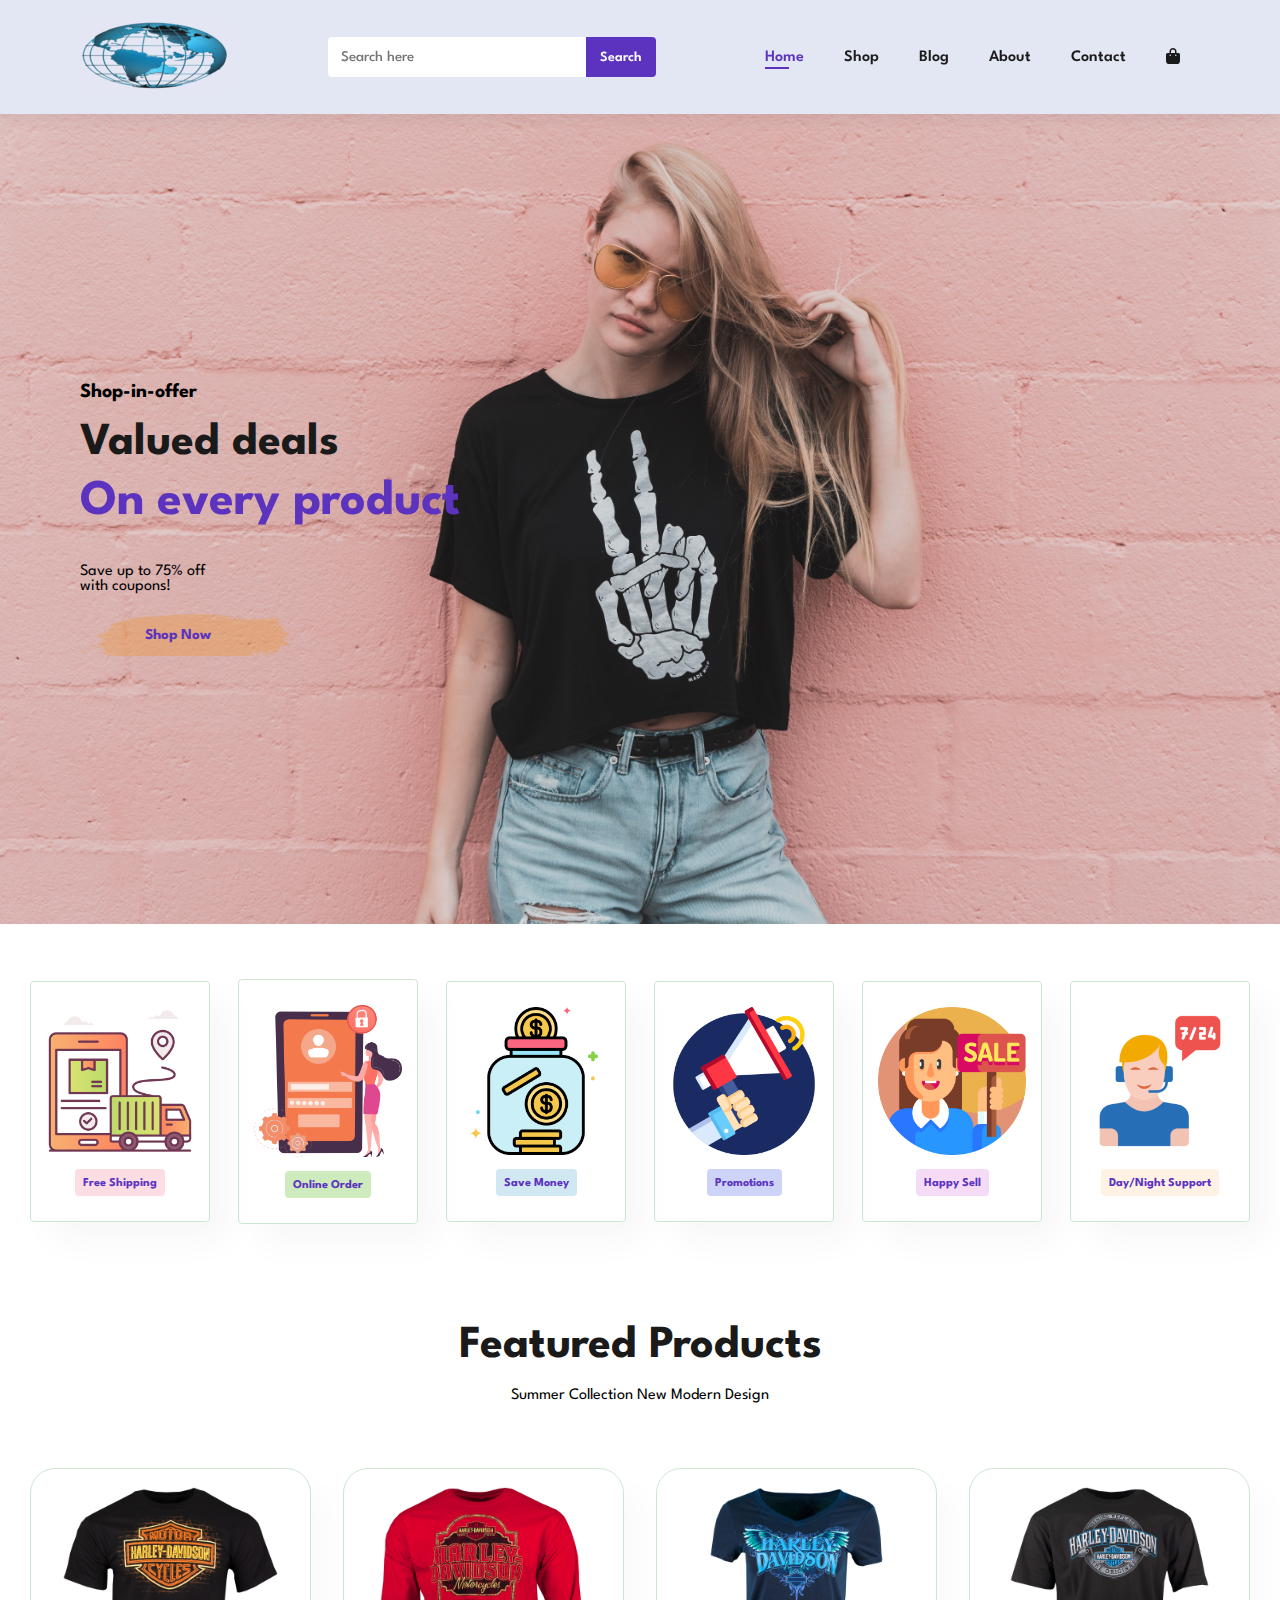
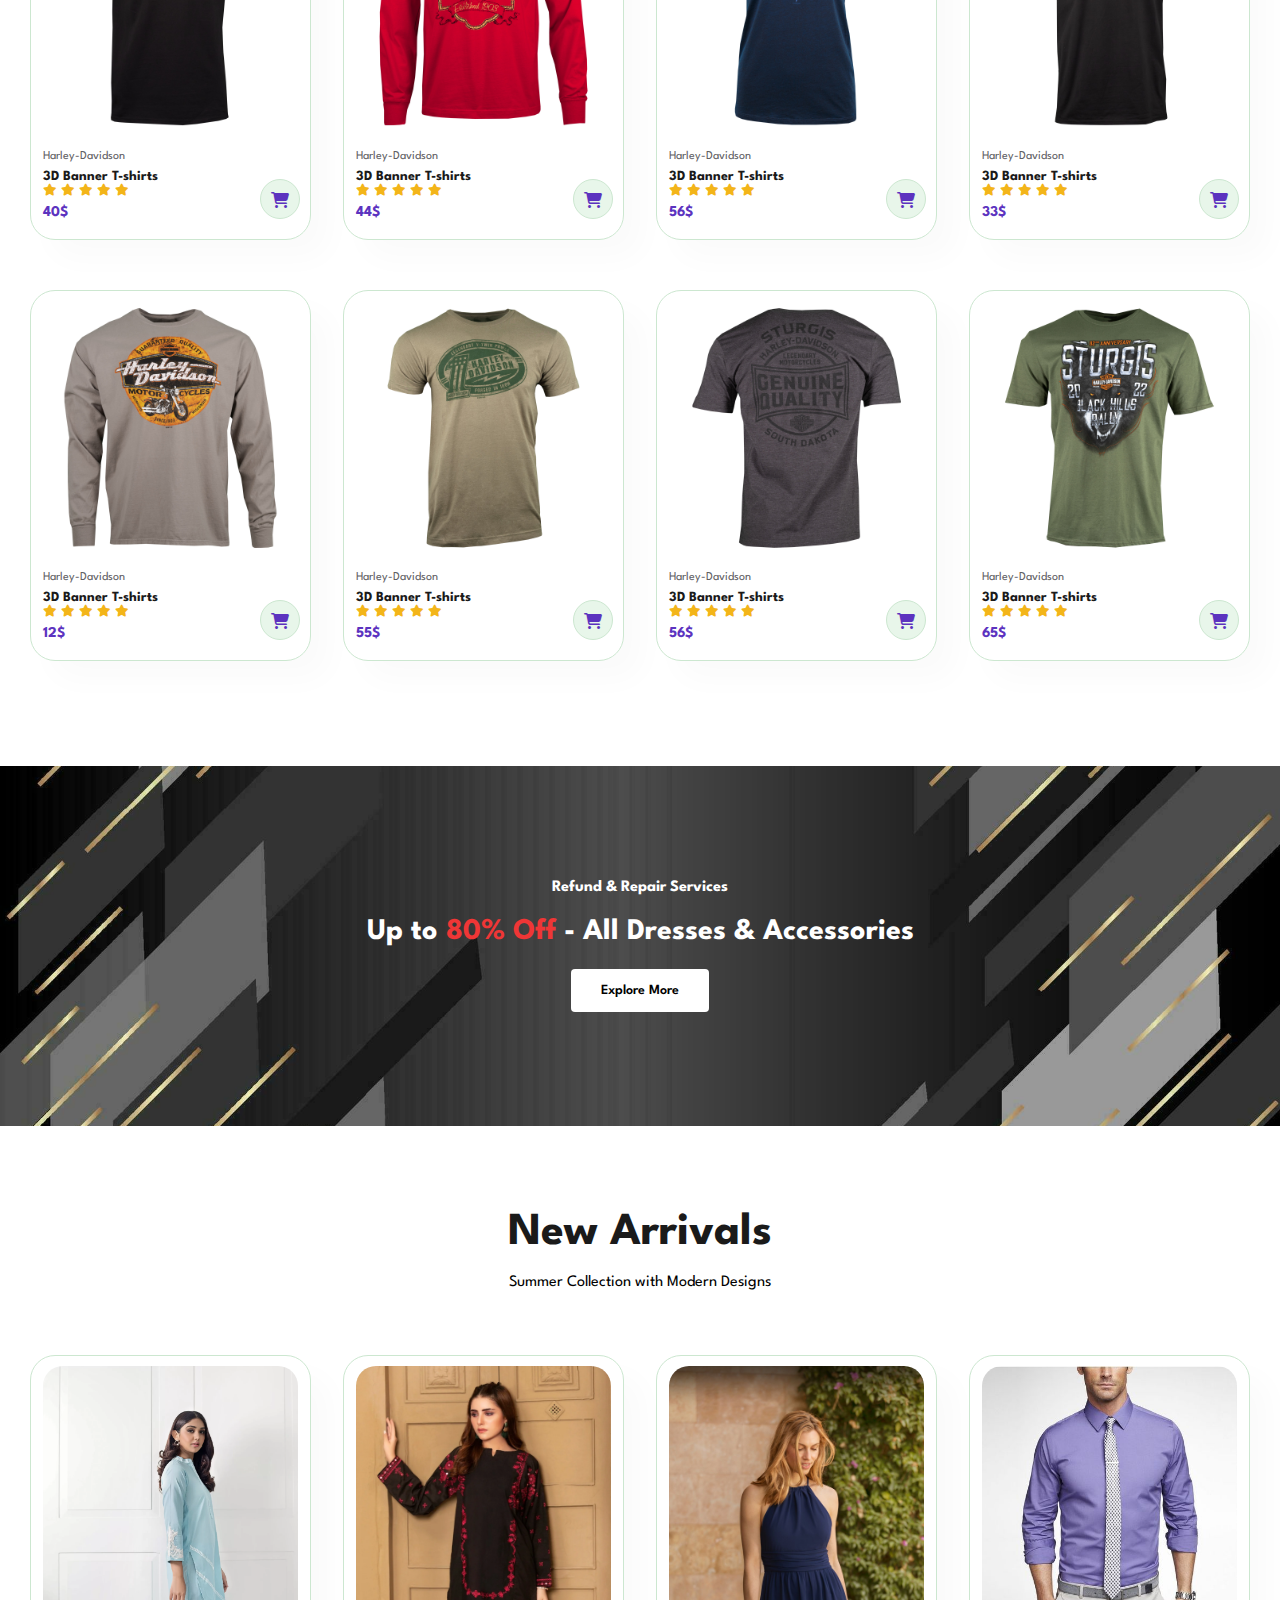
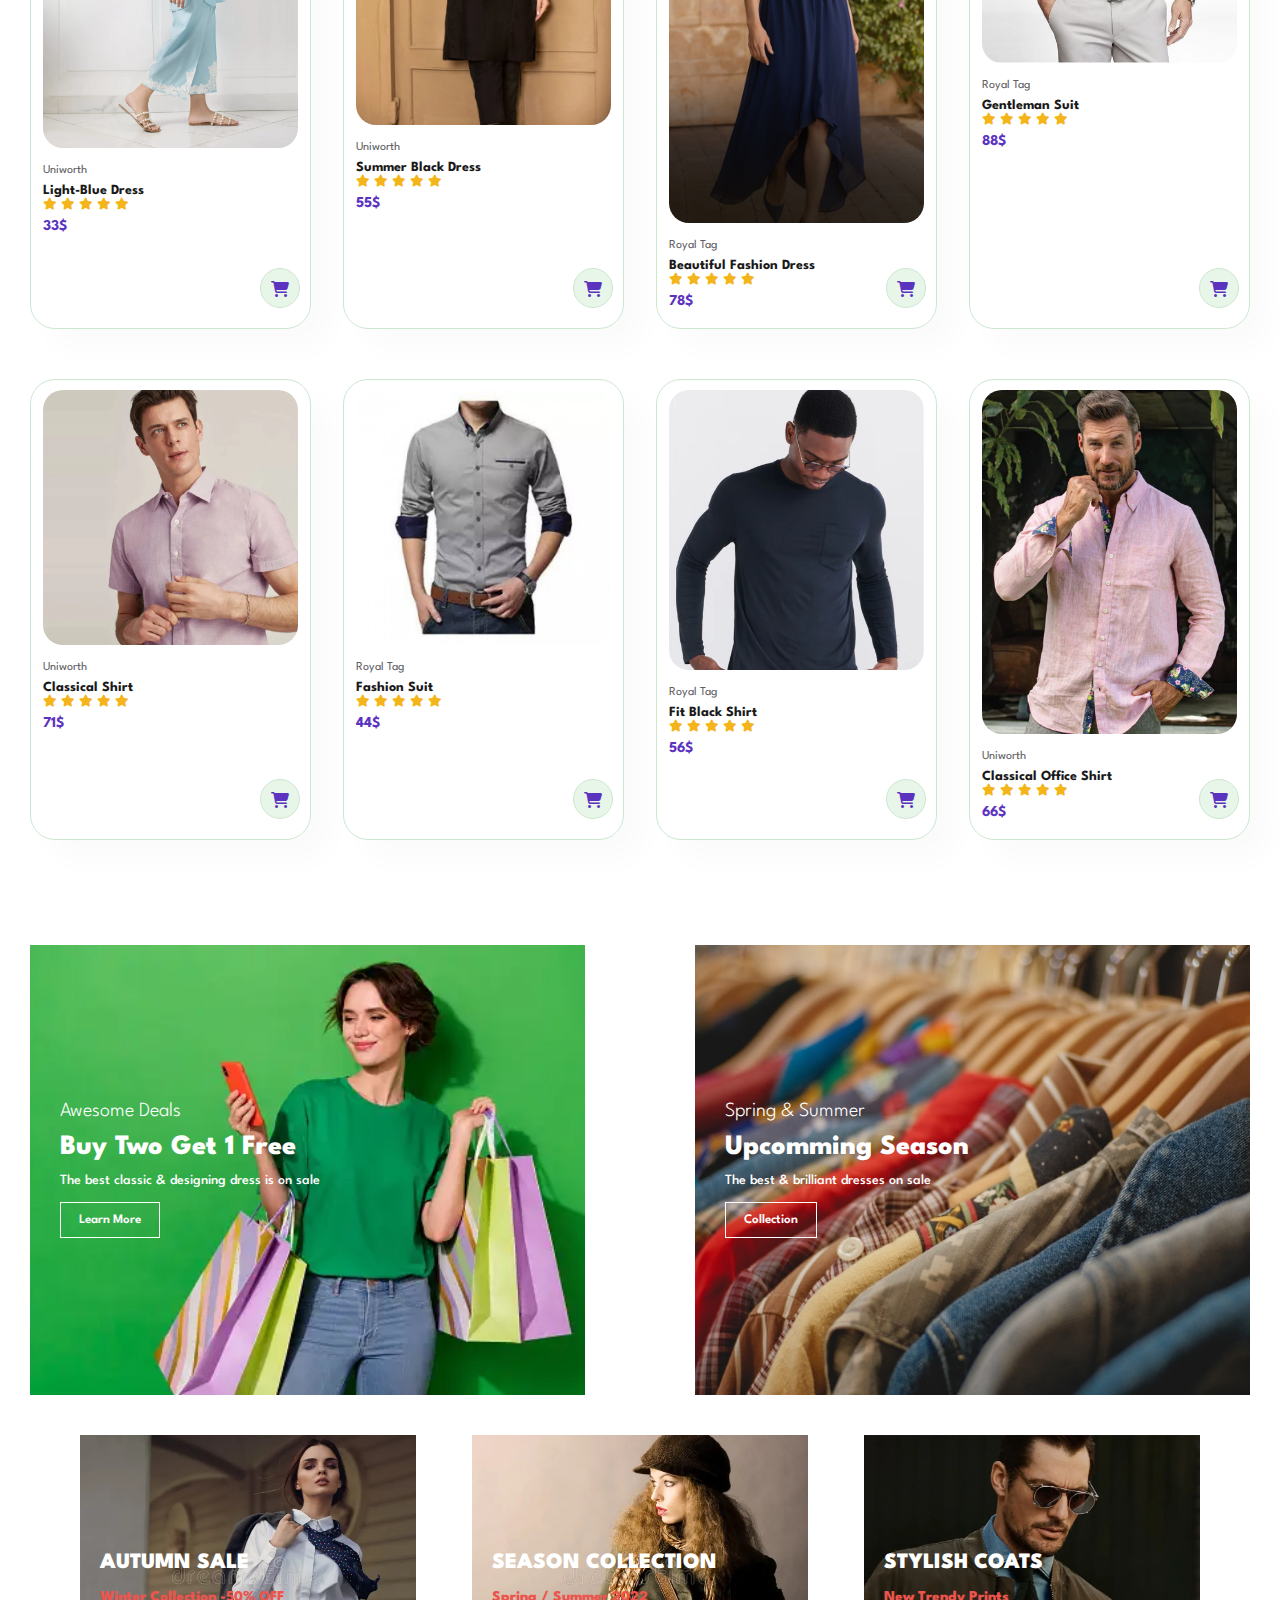
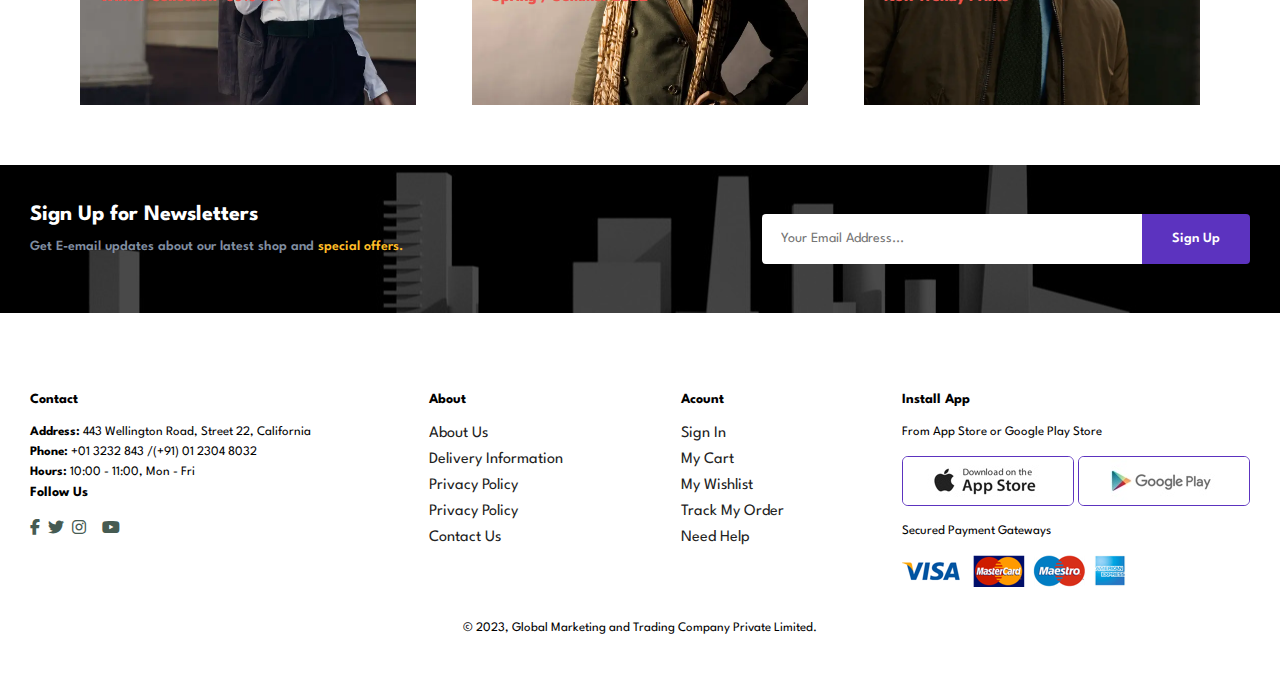
<file: index.html>
<!DOCTYPE html>
<html lang="en">
<head>
    <meta charset="UTF-8">
    <meta name="viewport" content="width=device-width, initial-scale=1.0">
    <title>DigiShop Marketing Website</title>
    <link rel="stylesheet" href="style.css">
    <link rel="stylesheet" href="https://cdnjs.cloudflare.com/ajax/libs/font-awesome/6.5.1/css/all.min.css" />
</head>
<body>
    
    <section id="header">
        <a href="#"><img src="img/logo10.png" alt="Logo" class="logo"></a>

        <div id="input">
            <input type="text" placeholder="Search here">
            <button class="normal">Search</button>
        </div>

        <div>
            <ul id="navbar">
                <li><a class="active" href="index.html">Home</a></li>
                <li><a href="shop_page.html">Shop</a></li>
                <li><a href="blog_page.html">Blog</a></li>
                <li><a href="about_page.html">About</a></li>
                <li><a href="contact_page.html">Contact</a></li>
                <li id="shopping-bag"><a href="bag_page.html"><i class="fa-solid fa-bag-shopping"></i></a></li>
                <a href="#" id="close-button"><i class="fa-solid fa-xmark"></i></a>
            </ul>
        </div>
        <div id="mob">
            <a href="bag_page.html"><i class="fa-solid fa-bag-shopping"></i></a>
            <i id="ambar" class="fas fa-outdent"></i>
            
        </div>
    </section>

    <section id="hero">
        <h4>Shop-in-offer</h4>
        <h2>Valued deals</h2>
        <h1>On every product</h1>
        <p>Save up to 75% off <br> with coupons! </p>
        <button>Shop Now</button>
    </section>

    <section id="feature" class="section-p1">
        <div class="fe-box">
            <img src="img/features/feature1.png" alt="">
            <h6>Free Shipping</h6>
        </div>
        <div class="fe-box">
            <img src="img/features/feature2.png" alt="">
            <h6>Online Order</h6>
        </div>
        <div class="fe-box">
            <img src="img/features/feature3.png" alt="">
            <h6>Save Money</h6>
        </div>
        <div class="fe-box">
            <img src="img/features/feature5.png" alt="">
            <h6>Promotions</h6>
        </div>
        <div class="fe-box">
            <img src="img/features/feature6.png" alt="">
            <h6>Happy Sell</h6>
        </div>
        <div id="last-feature" class="fe-box">
            <img src="img/features/feature7.png" alt="">
            <h6>Day/Night Support</h6>
        </div>

        
        </div>
    </section>

    <section id="product1" class="section-p1">
        <h2>Featured Products</h2>
        <p id="dis1">Summer Collection New Modern Design</p>

        <div class="pro-container">
            <div class="pro">
                <img src="img/products/p10.jpg" alt="">
                <div class="des">
                    <span>Harley-Davidson</span>
                    <h5>3D Banner T-shirts</h5>
                    <div class="star">
                        <i class="fas fa-star"></i>
                        <i class="fas fa-star"></i>
                        <i class="fas fa-star"></i>
                        <i class="fas fa-star"></i>
                        <i class="fas fa-star"></i>
                    </div>
                    <h4>40$</h4>
                </div>
                <a href="#"><i class="fa-solid fa-shopping-cart cart"></i></a>
            </div>


            <div class="pro">
                <img src="img/products/p11.jpg" alt="">
                <div class="des">
                    <span>Harley-Davidson</span>
                    <h5>3D Banner T-shirts</h5>
                    <div class="star">
                        <i class="fas fa-star"></i>
                        <i class="fas fa-star"></i>
                        <i class="fas fa-star"></i>
                        <i class="fas fa-star"></i>
                        <i class="fas fa-star"></i>
                    </div>
                    <h4>44$</h4>
                </div>
                <a href="#"><i class="fa-solid fa-shopping-cart cart"></i></a>
            </div>


            <div class="pro">
                <img src="img/products/p12.jpg" alt="">
                <div class="des">
                    <span>Harley-Davidson</span>
                    <h5>3D Banner T-shirts</h5>
                    <div class="star">
                        <i class="fas fa-star"></i>
                        <i class="fas fa-star"></i>
                        <i class="fas fa-star"></i>
                        <i class="fas fa-star"></i>
                        <i class="fas fa-star"></i>
                    </div>
                    <h4>56$</h4>
                </div>
                <a href="#"><i class="fa-solid fa-shopping-cart cart"></i></a>
            </div>


            <div class="pro">
                <img src="img/products/p13.jpg" alt="">
                <div class="des">
                    <span>Harley-Davidson</span>
                    <h5>3D Banner T-shirts</h5>
                    <div class="star">
                        <i class="fas fa-star"></i>
                        <i class="fas fa-star"></i>
                        <i class="fas fa-star"></i>
                        <i class="fas fa-star"></i>
                        <i class="fas fa-star"></i>
                    </div>
                    <h4>33$</h4>
                </div>
                <a href="#"><i class="fa-solid fa-shopping-cart cart"></i></a>
            </div>


            <div class="pro">
                <img src="img/products/p14.jpg" alt="">
                <div class="des">
                    <span>Harley-Davidson</span>
                    <h5>3D Banner T-shirts</h5>
                    <div class="star">
                        <i class="fas fa-star"></i>
                        <i class="fas fa-star"></i>
                        <i class="fas fa-star"></i>
                        <i class="fas fa-star"></i>
                        <i class="fas fa-star"></i>
                    </div>
                    <h4>12$</h4>
                </div>
                <a href="#"><i class="fa-solid fa-shopping-cart cart"></i></a>
            </div>


            <div class="pro">
                <img src="img/products/p15.jpg" alt="">
                <div class="des">
                    <span>Harley-Davidson</span>
                    <h5>3D Banner T-shirts</h5>
                    <div class="star">
                        <i class="fas fa-star"></i>
                        <i class="fas fa-star"></i>
                        <i class="fas fa-star"></i>
                        <i class="fas fa-star"></i>
                        <i class="fas fa-star"></i>
                    </div>
                    <h4>55$</h4>
                </div>
                <a href="#"><i class="fa-solid fa-shopping-cart cart"></i></a>
            </div>


            <div class="pro">
                <img src="img/products/p16.jpg" alt="">
                <div class="des">
                    <span>Harley-Davidson</span>
                    <h5>3D Banner T-shirts</h5>
                    <div class="star">
                        <i class="fas fa-star"></i>
                        <i class="fas fa-star"></i>
                        <i class="fas fa-star"></i>
                        <i class="fas fa-star"></i>
                        <i class="fas fa-star"></i>
                    </div>
                    <h4>56$</h4>
                </div>
                <a href="#"><i class="fa-solid fa-shopping-cart cart"></i></a>
            </div>


            <div class="pro">
                <img src="img/products/p17.jpg" alt="">
                <div class="des">
                    <span>Harley-Davidson</span>
                    <h5>3D Banner T-shirts</h5>
                    <div class="star">
                        <i class="fas fa-star"></i>
                        <i class="fas fa-star"></i>
                        <i class="fas fa-star"></i>
                        <i class="fas fa-star"></i>
                        <i class="fas fa-star"></i>
                    </div>
                    <h4>65$</h4>
                </div>
                <a href="#"><i class="fa-solid fa-shopping-cart cart"></i></a>
            </div>
        </div>
    </section>

    <section id="banner" class="section-m1">
        <h4>Refund & Repair Services </h4>
        <h2>Up to <span>80% Off</span> - All Dresses &  Accessories</h2>
        <button class="normal">Explore More</button>
    </section>

    <section id="product1" class="section-p1">
        <h2>New Arrivals</h2>
        <p id="dis">Summer Collection with Modern Designs</p>

        <div class="pro-container">
            <div class="pro">
                <img src="img/products/new1.webp" alt="">
                <div class="des">
                    <span>Uniworth</span>
                    <h5>Light-Blue Dress</h5>
                    <div class="star">
                        <i class="fas fa-star"></i>
                        <i class="fas fa-star"></i>
                        <i class="fas fa-star"></i>
                        <i class="fas fa-star"></i>
                        <i class="fas fa-star"></i>
                    </div>
                    <h4>33$</h4>
                </div>
                <a href="#"><i class="fa-solid fa-shopping-cart cart"></i></a>
            </div>


            <div class="pro">
                <img src="img/products/new3.webp" alt="">
                <div class="des">
                    <span>Uniworth</span>
                    <h5>Summer Black Dress</h5>
                    <div class="star">
                        <i class="fas fa-star"></i>
                        <i class="fas fa-star"></i>
                        <i class="fas fa-star"></i>
                        <i class="fas fa-star"></i>
                        <i class="fas fa-star"></i>
                    </div>
                    <h4>55$</h4>
                </div>
                <a href="#"><i class="fa-solid fa-shopping-cart cart"></i></a>
            </div>


            <div class="pro">
                <img src="img/products/new4.jpg" alt="">
                <div class="des">
                    <span>Royal Tag</span>
                    <h5>Beautiful Fashion Dress</h5>
                    <div class="star">
                        <i class="fas fa-star"></i>
                        <i class="fas fa-star"></i>
                        <i class="fas fa-star"></i>
                        <i class="fas fa-star"></i>
                        <i class="fas fa-star"></i>
                    </div>
                    <h4>78$</h4>
                </div>
                <a href="#"><i class="fa-solid fa-shopping-cart cart"></i></a>
            </div>


            <div class="pro">
                <img src="img/products/new5.jpg" alt="">
                <div class="des">
                    <span>Royal Tag</span>
                    <h5>Gentleman Suit</h5>
                    <div class="star">
                        <i class="fas fa-star"></i>
                        <i class="fas fa-star"></i>
                        <i class="fas fa-star"></i>
                        <i class="fas fa-star"></i>
                        <i class="fas fa-star"></i>
                    </div>
                    <h4>88$</h4>
                </div>
                <a href="#"><i class="fa-solid fa-shopping-cart cart"></i></a>
            </div>


            <div class="pro">
                <img src="img/products/new6.webp" alt="">
                <div class="des">
                    <span>Uniworth</span>
                    <h5>Classical Shirt</h5>
                    <div class="star">
                        <i class="fas fa-star"></i>
                        <i class="fas fa-star"></i>
                        <i class="fas fa-star"></i>
                        <i class="fas fa-star"></i>
                        <i class="fas fa-star"></i>
                    </div>
                    <h4>71$</h4>
                </div>
                <a href="#"><i class="fa-solid fa-shopping-cart cart"></i></a>
            </div>


            <div class="pro">
                <img src="img/products/new7.jpeg" alt="">
                <div class="des">
                    <span>Royal Tag</span>
                    <h5>Fashion Suit</h5>
                    <div class="star">
                        <i class="fas fa-star"></i>
                        <i class="fas fa-star"></i>
                        <i class="fas fa-star"></i>
                        <i class="fas fa-star"></i>
                        <i class="fas fa-star"></i>
                    </div>
                    <h4>44$</h4>
                </div>
                <a href="#"><i class="fa-solid fa-shopping-cart cart"></i></a>
            </div>


            <div class="pro">
                <img src="img/products/new8.webp" alt="">
                <div class="des">
                    <span>Royal Tag</span>
                    <h5>Fit Black Shirt</h5>
                    <div class="star">
                        <i class="fas fa-star"></i>
                        <i class="fas fa-star"></i>
                        <i class="fas fa-star"></i>
                        <i class="fas fa-star"></i>
                        <i class="fas fa-star"></i>
                    </div>
                    <h4>56$</h4>
                </div>
                <a href="#"><i class="fa-solid fa-shopping-cart cart"></i></a>
            </div>


            <div class="pro">
                <img src="img/products/new9.webp" alt="">
                <div class="des">
                    <span>Uniworth</span>
                    <h5>Classical Office Shirt</h5>
                    <div class="star">
                        <i class="fas fa-star"></i>
                        <i class="fas fa-star"></i>
                        <i class="fas fa-star"></i>
                        <i class="fas fa-star"></i>
                        <i class="fas fa-star"></i>
                    </div>
                    <h4>66$</h4>
                </div>
                <a href="#"><i class="fa-solid fa-shopping-cart cart"></i></a>
            </div>
        </div>
    </section>

    <section id="sm-banner" class="section-p1">
        <div class="banner-box">
            <h4>Awesome Deals</h4>
            <h2>Buy Two Get 1 Free</h2>
            <span>The best classic & designing dress is on sale</span>
            <button class="white">Learn More</button>
        </div>
        <div class="banner-box banner-box1">
            <h4>Spring & Summer</h4>
            <h2>Upcomming Season</h2>
            <span>The best & brilliant dresses on sale</span>
            <button class="white">Collection</button>
        </div>
    </section>

    <section id="banner3">
        <div class="banner-box">
            <h2>AUTUMN SALE</h2>
            <h3>Winter Collection -50% OFF</h3>
            
        </div>
        <div class="banner-box banner-box2">
            <h2>SEASON COLLECTION</h2>
            <h3>Spring / Summer 2022</h3>
            
        </div>
        <div class="banner-box banner-box3">
            <h2>STYLISH COATS</h2>
            <h3>New Trendy Prints</h3>
            
        </div>
    </section>

    <section id="newsletters" class="section-p1 section-m1">
        <div class="newstext">
            <h4>Sign Up for Newsletters</h4>
            <p>Get E-email updates about our latest shop and <span>special offers.</span></p>
        </div>
        <div class="form">
            <input type="text" placeholder="Your Email Address...">
            <button class="normal">Sign Up</button>
        </div>
    </section>

    <footer id="foot" class="section-p1">
        <div class="col">
           
            <h4 id="con">Contact</h4>
            <p><strong>Address: </strong> 443 Wellington Road, Street 22, California</p>
            <p><strong>Phone: </strong> +01 3232 843 /(+91) 01 2304 8032</p>
            <p><strong>Hours: </strong> 10:00 - 11:00, Mon - Fri</p>

            <div class="social-links">
                <h4>Follow Us</h4>
                <div class="icons">
                    <i class="fab fa-facebook-f"></i>
                    <i class="fab fa-twitter"></i>
                    <i class="fab fa-instagram"></i>
                    <i class="fab fa-pinterest-f"></i>
                    <i class="fab fa-youtube"></i>
                </div>
            </div>
        </div>
        <div class="col">
            <h4>About</h4>
            <a href="#">About Us</a>
            <a href="#">Delivery Information</a>
            <a href="#">Privacy Policy</a>
            <a href="#">Privacy Policy</a>
            <a href="#">Contact Us</a>
        </div>
        <div class="col">
            <h4>Acount</h4>
            <a href="#">Sign In</a>
            <a href="#">My Cart</a>
            <a href="#">My Wishlist</a>
            <a href="#">Track My Order</a>
            <a href="#">Need Help</a>
        </div>
        <div class="col install">
            <h4>Install App</h4>
            <p>From App Store or Google Play Store</p>
            <div class="install-images">
                <img src="img/pay/app.jpg" alt="">
                <img src="img/pay/play.jpg" alt="">
            </div>
            <p>Secured Payment Gateways</p>
            <img src="img/pay/pay.png" alt="">
        </div>

        <div class="copyright">
            <p>© 2023, Global Marketing and Trading Company Private Limited.</p>
        </div>


    </footer>


    <script src="script.js"></script>
</body>
</html>
</file>
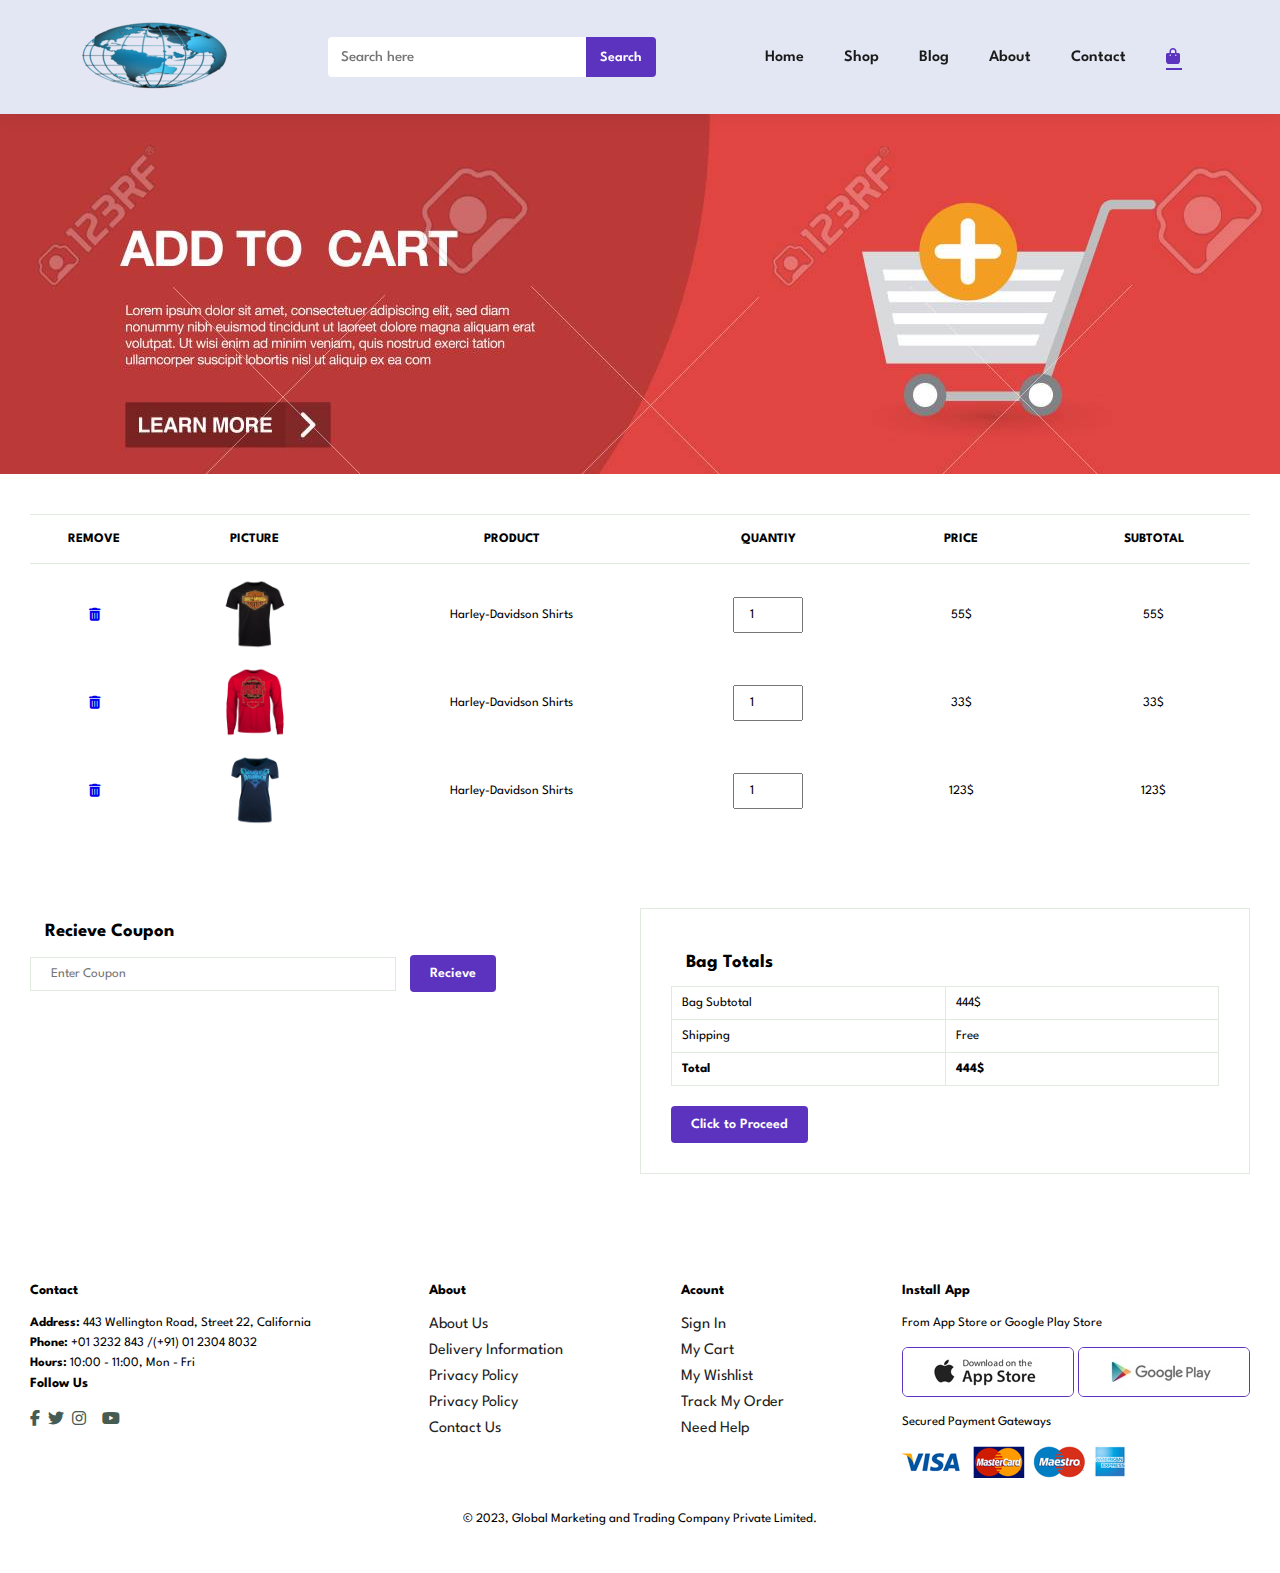
<file: bag_page.html>
<!DOCTYPE html>
<html lang="en">
<head>
    <meta charset="UTF-8">
    <meta name="viewport" content="width=device-width, initial-scale=1.0">
    <title>DigiShop Marketing Website</title>
    <link rel="stylesheet" href="style.css">
    <link rel="stylesheet" href="https://cdnjs.cloudflare.com/ajax/libs/font-awesome/6.5.1/css/all.min.css" />
</head>
<body>
    
    <section id="header">
        <a href="#"><img src="img/logo10.png" alt="Logo" class="logo"></a>

        <div id="input">
            <input type="text" placeholder="Search here">
            <button class="normal">Search</button>
        </div>

        <div>
            <ul id="navbar">
                <li><a href="index.html">Home</a></li>
                <li><a href="shop_page.html">Shop</a></li>
                <li><a href="blog_page.html">Blog</a></li>
                <li><a href="about_page.html">About</a></li>
                <li><a href="contact_page.html">Contact</a></li>
                <li id="shopping-bag"><a class="active" href="bag_page.html"><i class="fa-solid fa-bag-shopping"></i></a></li>
                <a href="#" id="close-button"><i class="fa-solid fa-xmark"></i></a>
            </ul>
        </div>
        <div id="mob">
            <a href="bag_page.html"><i class="fa-solid fa-bag-shopping"></i></a>
            <i id="ambar" class="fas fa-outdent"></i>
            
        </div>
    </section>

    <section id="shop-hero" class="bag-back-img">
       
    </section>

    <section id="bag" class="section-p1">
        <table width="100%">
            <thead>
                <tr>
                    <td>Remove</td>
                    <td>Picture</td>
                    <td>Product</td>
                    <td>Quantiy</td>
                    <td>Price</td>
                    <td>Subtotal</td>
                </tr>
            </thead>
            <tbody>
                <tr>
                    <td><a href="#"><i class="fa-solid fa-trash-can"></i></a></td>
                    <td><img src="img/products/p10.jpg" alt=""></td>
                    <td>Harley-Davidson Shirts</td>
                    <td><input type="number" value="1"></td>
                    <td>55$</td>
                    <td>55$</td>
                </tr>
                <tr>
                    <td><a href="#"><i class="fa-solid fa-trash-can"></i></a></td>
                    <td><img src="img/products/p11.jpg" alt=""></td>
                    <td>Harley-Davidson Shirts</td>
                    <td><input type="number" value="1"></td>
                    <td>33$</td>
                    <td>33$</td>
                </tr>
                <tr>
                    <td><a href="#"><i class="fa-solid fa-trash-can"></i></a></td>
                    <td><img src="img/products/p12.jpg" alt=""></td>
                    <td>Harley-Davidson Shirts</td>
                    <td><input type="number" value="1"></td>
                    <td>123$</td>
                    <td>123$</td>
                </tr>
            </tbody>
        </table>
    </section>

    <section id="bag-add" class="section-p1">
        <div id="coupon">
            <h3>Recieve Coupon</h3>
            <div>
                <input type="text" placeholder="Enter Coupon">
                <button class="normal">Recieve</button>
            </div>
        
        </div>
        <div id="total">
            <h3>Bag Totals</h3>
            <table>
                <tr>
                    <td>Bag Subtotal</td>
                    <td>444$</td>
                </tr>
                <tr>
                    <td>Shipping</td>
                    <td>Free</td>
                </tr>
                <tr>
                    <td><strong>Total</strong></td>
                    <td><strong>444$</strong></td>
                </tr>
            </table>
            <button class="normal">Click to Proceed</button>
        </div>
    </section>


    <footer id="foot" class="section-p1">
        <div class="col">
           
            <h4 id="con">Contact</h4>
            <p><strong>Address: </strong> 443 Wellington Road, Street 22, California</p>
            <p><strong>Phone: </strong> +01 3232 843 /(+91) 01 2304 8032</p>
            <p><strong>Hours: </strong> 10:00 - 11:00, Mon - Fri</p>

            <div class="social-links">
                <h4>Follow Us</h4>
                <div class="icons">
                    <i class="fab fa-facebook-f"></i>
                    <i class="fab fa-twitter"></i>
                    <i class="fab fa-instagram"></i>
                    <i class="fab fa-pinterest-f"></i>
                    <i class="fab fa-youtube"></i>
                </div>
            </div>
        </div>
        <div class="col">
            <h4>About</h4>
            <a href="#">About Us</a>
            <a href="#">Delivery Information</a>
            <a href="#">Privacy Policy</a>
            <a href="#">Privacy Policy</a>
            <a href="#">Contact Us</a>
        </div>
        <div class="col">
            <h4>Acount</h4>
            <a href="#">Sign In</a>
            <a href="#">My Cart</a>
            <a href="#">My Wishlist</a>
            <a href="#">Track My Order</a>
            <a href="#">Need Help</a>
        </div>
        <div class="col install">
            <h4>Install App</h4>
            <p>From App Store or Google Play Store</p>
            <div class="install-images">
                <img src="img/pay/app.jpg" alt="">
                <img src="img/pay/play.jpg" alt="">
            </div>
            <p>Secured Payment Gateways</p>
            <img src="img/pay/pay.png" alt="">
        </div>

        <div class="copyright">
            <p>© 2023, Global Marketing and Trading Company Private Limited.</p>
        </div>


    </footer>


    <script src="script.js"></script>
</body>
</html>
</file>
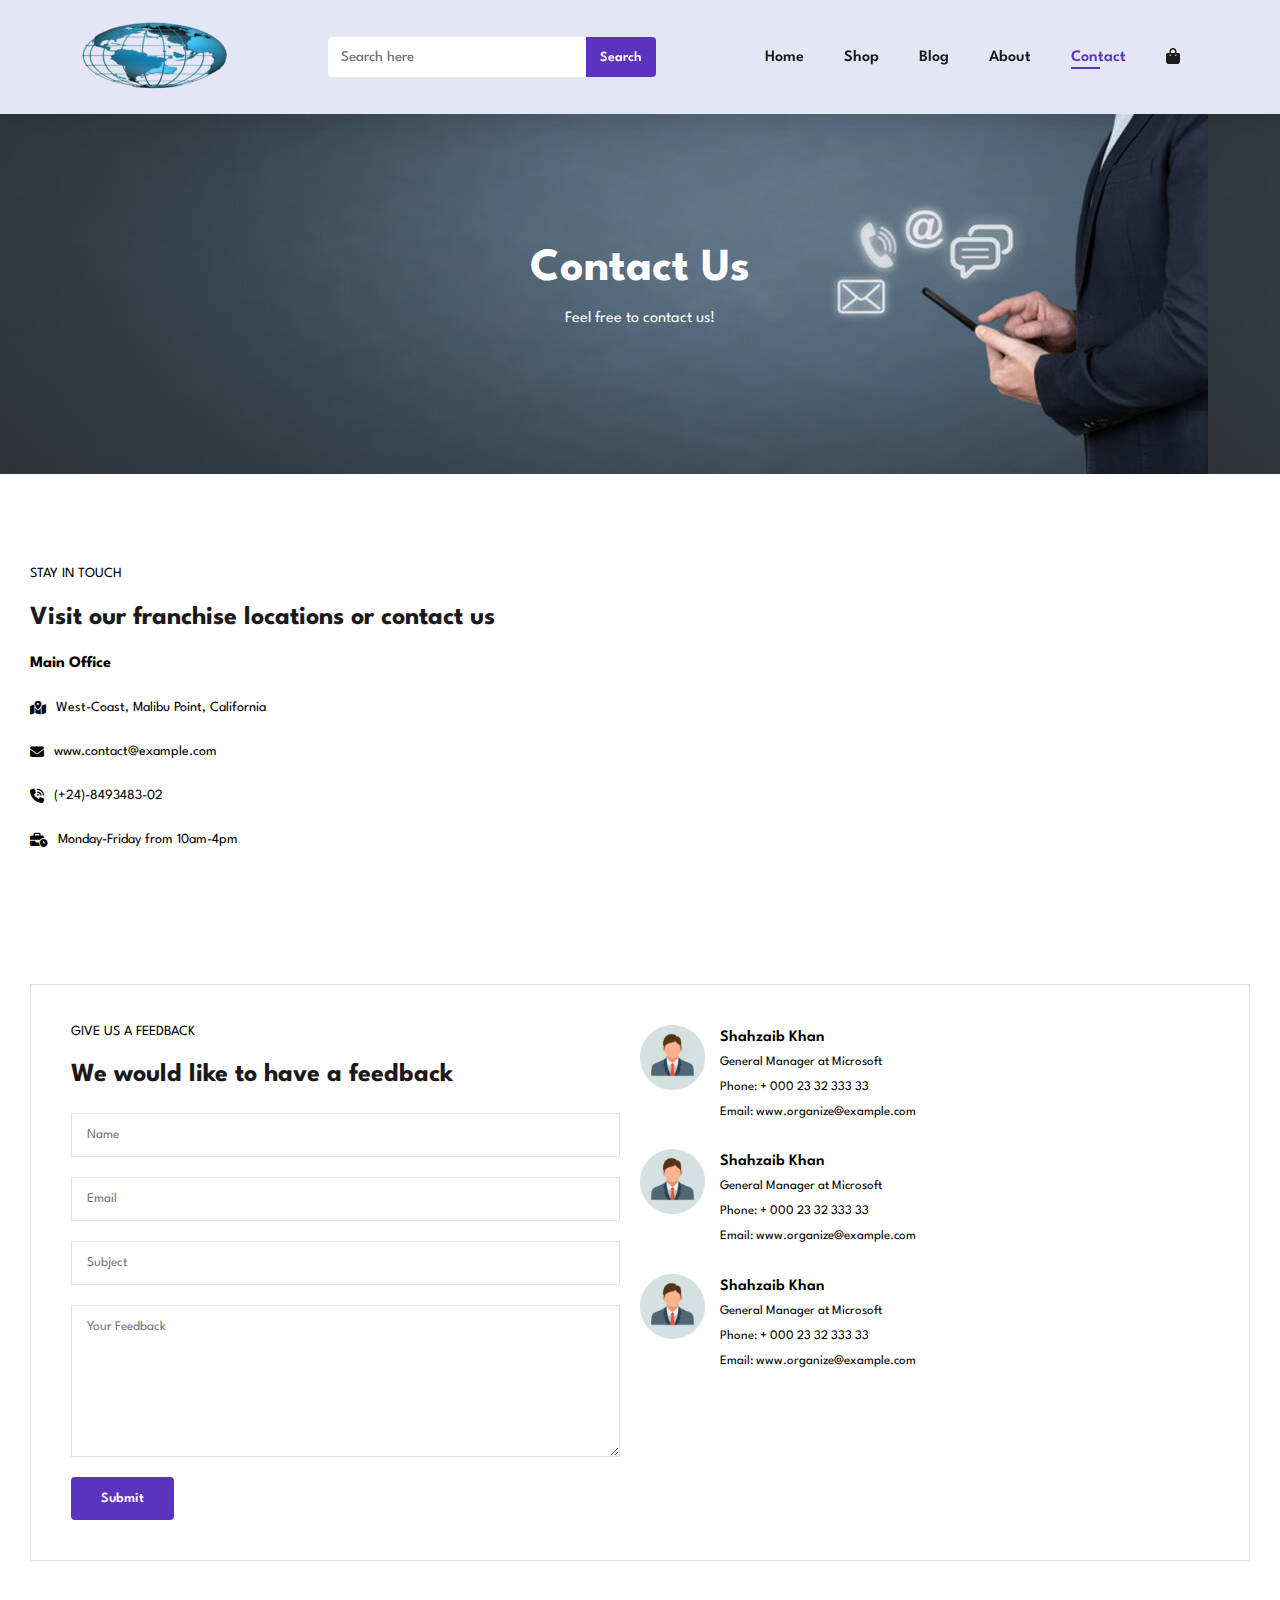
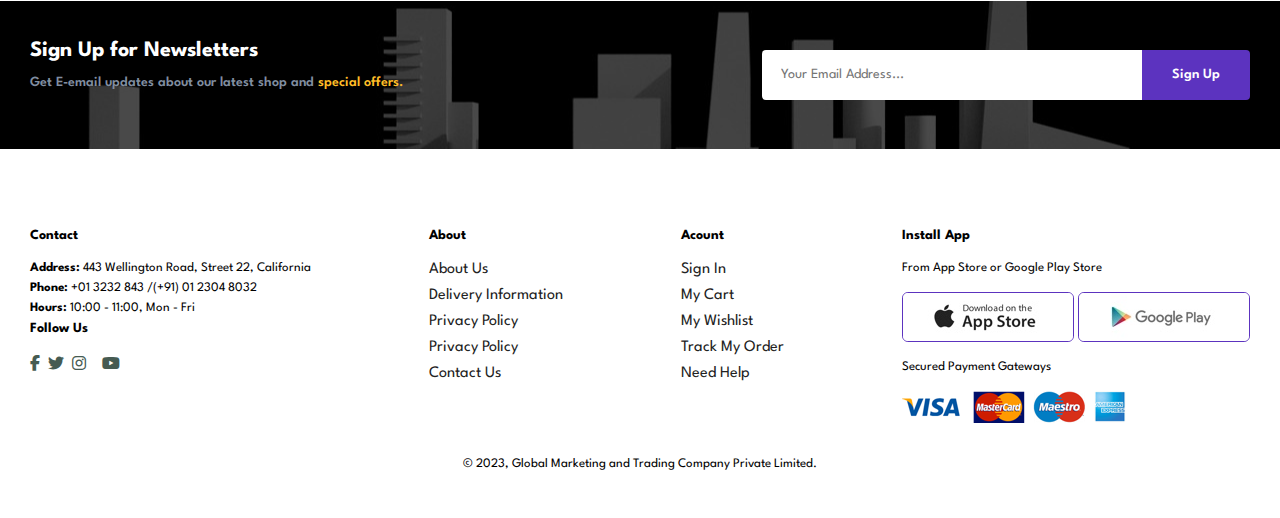
<file: contact_page.html>
<!DOCTYPE html>
<html lang="en">
<head>
    <meta charset="UTF-8">
    <meta name="viewport" content="width=device-width, initial-scale=1.0">
    <title>DigiShop Marketing Website</title>
    <link rel="stylesheet" href="style.css">
    <link rel="stylesheet" href="https://cdnjs.cloudflare.com/ajax/libs/font-awesome/6.5.1/css/all.min.css" />
</head>
<body>
    
    <section id="header">
        <a href="#"><img src="img/logo10.png" alt="Logo" class="logo"></a>

        <div id="input">
            <input type="text" placeholder="Search here">
            <button class="normal">Search</button>
        </div>

        <div>
            <ul id="navbar">
                <li><a href="index.html">Home</a></li>
                <li><a href="shop_page.html">Shop</a></li>
                <li><a href="blog_page.html">Blog</a></li>
                <li><a href="about_page.html">About</a></li>
                <li><a class="active" href="contact_page.html">Contact</a></li>
                <li id="shopping-bag"><a href="bag_page.html"><i class="fa-solid fa-bag-shopping"></i></a></li>
                <a href="#" id="close-button"><i class="fa-solid fa-xmark"></i></a>
            </ul>
        </div>
        <div id="mob">
            <a href="bag_page.html"><i class="fa-solid fa-bag-shopping"></i></a>
            <i id="ambar" class="fas fa-outdent"></i>
            
        </div>
    </section>

    <section id="shop-hero" class="about-back-img">
        
        <h2>Contact Us</h2>
        
        <p>Feel free to contact us!</p>
       
    </section>

    <section id="contact" class="section-p1">
        <div class="details">
            <span>STAY IN TOUCH</span>
            <h2>Visit our franchise locations or contact us</h2>
            <h3>Main Office</h3>
            <div>
                <li><i class="fa-solid fa-map-location-dot"></i>
                    <p>West-Coast, Malibu Point, California</p>
                </li>
                <li><i class="fa-solid fa-envelope"></i>
                    <p>www.contact@example.com</p>
                </li>
                <li><i class="fa-solid fa-phone-volume"></i>
                    <p>(+24)-8493483-02</p>
                </li>
                <li><i class="fa-solid fa-business-time"></i>
                    <p>Monday-Friday from 10am-4pm</p>
                </li>
                
            </div>
        </div>

        <div class="map">
            <iframe src="https://www.google.com/maps/embed?pb=!1m16!1m12!1m3!1d2054.7865935796376!2d-71.09734703621015!3d42.360121988768356!2m3!1f0!2f0!3f0!3m2!1i1024!2i768!4f13.1!2m1!1smit%20university!5e0!3m2!1sen!2s!4v1704720316578!5m2!1sen!2s" width="600" height="450" style="border:0;" allowfullscreen="" loading="lazy" referrerpolicy="no-referrer-when-downgrade"></iframe>
        </div>
    </section>

    <section id="register-details">
        <form action="">
            <span>GIVE US A FEEDBACK</span>
            <h2>We would like to have a feedback</h2>
            <input type="text" placeholder="Name">
            <input type="text" placeholder="Email">
            <input type="text" placeholder="Subject">
            <textarea name="" id="" cols="30" rows="10" placeholder="Your Feedback"></textarea>
            <button class="normal">Submit</button>
        </form>

        <div class="people">
            <div>
                <img src="img/people/peo1.png" alt="">
                <p><span>Shahzaib Khan</span> General Manager at Microsoft <br> Phone: + 000 23 32 333 33 <br> Email: www.organize@example.com</p>
            </div>
            <div>
                <img src="img/people/peo1.png" alt="">
                <p><span>Shahzaib Khan</span> General Manager at Microsoft <br> Phone: + 000 23 32 333 33 <br> Email: www.organize@example.com</p>
            </div>
            <div>
                <img src="img/people/peo1.png" alt="">
                <p><span>Shahzaib Khan</span> General Manager at Microsoft <br> Phone: + 000 23 32 333 33 <br> Email: www.organize@example.com</p>
            </div>
        </div>
    </section>

    <section id="newsletters" class="section-p1 section-m1">
        <div class="newstext">
            <h4>Sign Up for Newsletters</h4>
            <p>Get E-email updates about our latest shop and <span>special offers.</span></p>
        </div>
        <div class="form">
            <input type="text" placeholder="Your Email Address...">
            <button class="normal">Sign Up</button>
        </div>
    </section>

    <footer id="foot" class="section-p1">
        <div class="col">
           
            <h4 id="con">Contact</h4>
            <p><strong>Address: </strong> 443 Wellington Road, Street 22, California</p>
            <p><strong>Phone: </strong> +01 3232 843 /(+91) 01 2304 8032</p>
            <p><strong>Hours: </strong> 10:00 - 11:00, Mon - Fri</p>

            <div class="social-links">
                <h4>Follow Us</h4>
                <div class="icons">
                    <i class="fab fa-facebook-f"></i>
                    <i class="fab fa-twitter"></i>
                    <i class="fab fa-instagram"></i>
                    <i class="fab fa-pinterest-f"></i>
                    <i class="fab fa-youtube"></i>
                </div>
            </div>
        </div>
        <div class="col">
            <h4>About</h4>
            <a href="#">About Us</a>
            <a href="#">Delivery Information</a>
            <a href="#">Privacy Policy</a>
            <a href="#">Privacy Policy</a>
            <a href="#">Contact Us</a>
        </div>
        <div class="col">
            <h4>Acount</h4>
            <a href="#">Sign In</a>
            <a href="#">My Cart</a>
            <a href="#">My Wishlist</a>
            <a href="#">Track My Order</a>
            <a href="#">Need Help</a>
        </div>
        <div class="col install">
            <h4>Install App</h4>
            <p>From App Store or Google Play Store</p>
            <div class="install-images">
                <img src="img/pay/app.jpg" alt="">
                <img src="img/pay/play.jpg" alt="">
            </div>
            <p>Secured Payment Gateways</p>
            <img src="img/pay/pay.png" alt="">
        </div>

        <div class="copyright">
            <p>© 2023, Global Marketing and Trading Company Private Limited.</p>
        </div>


    </footer>


    <script src="script.js"></script>
</body>
</html>
</file>
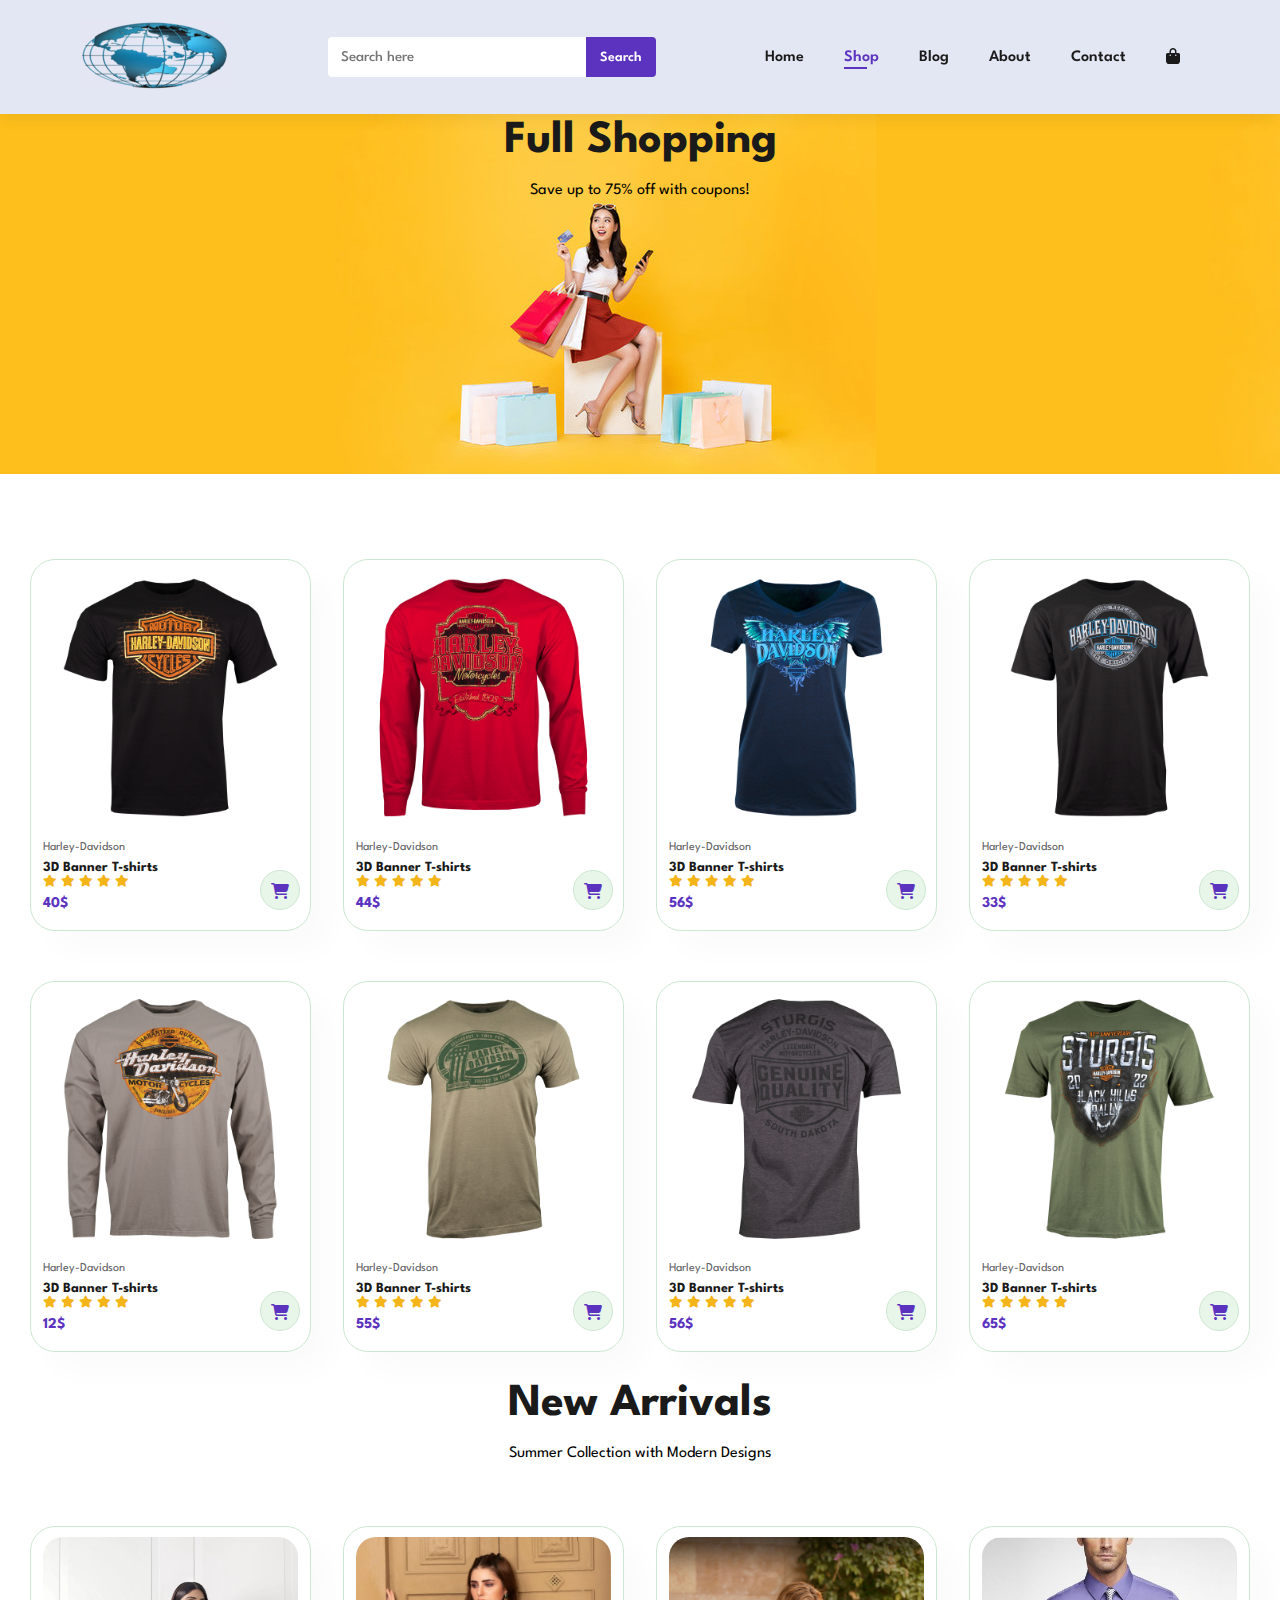
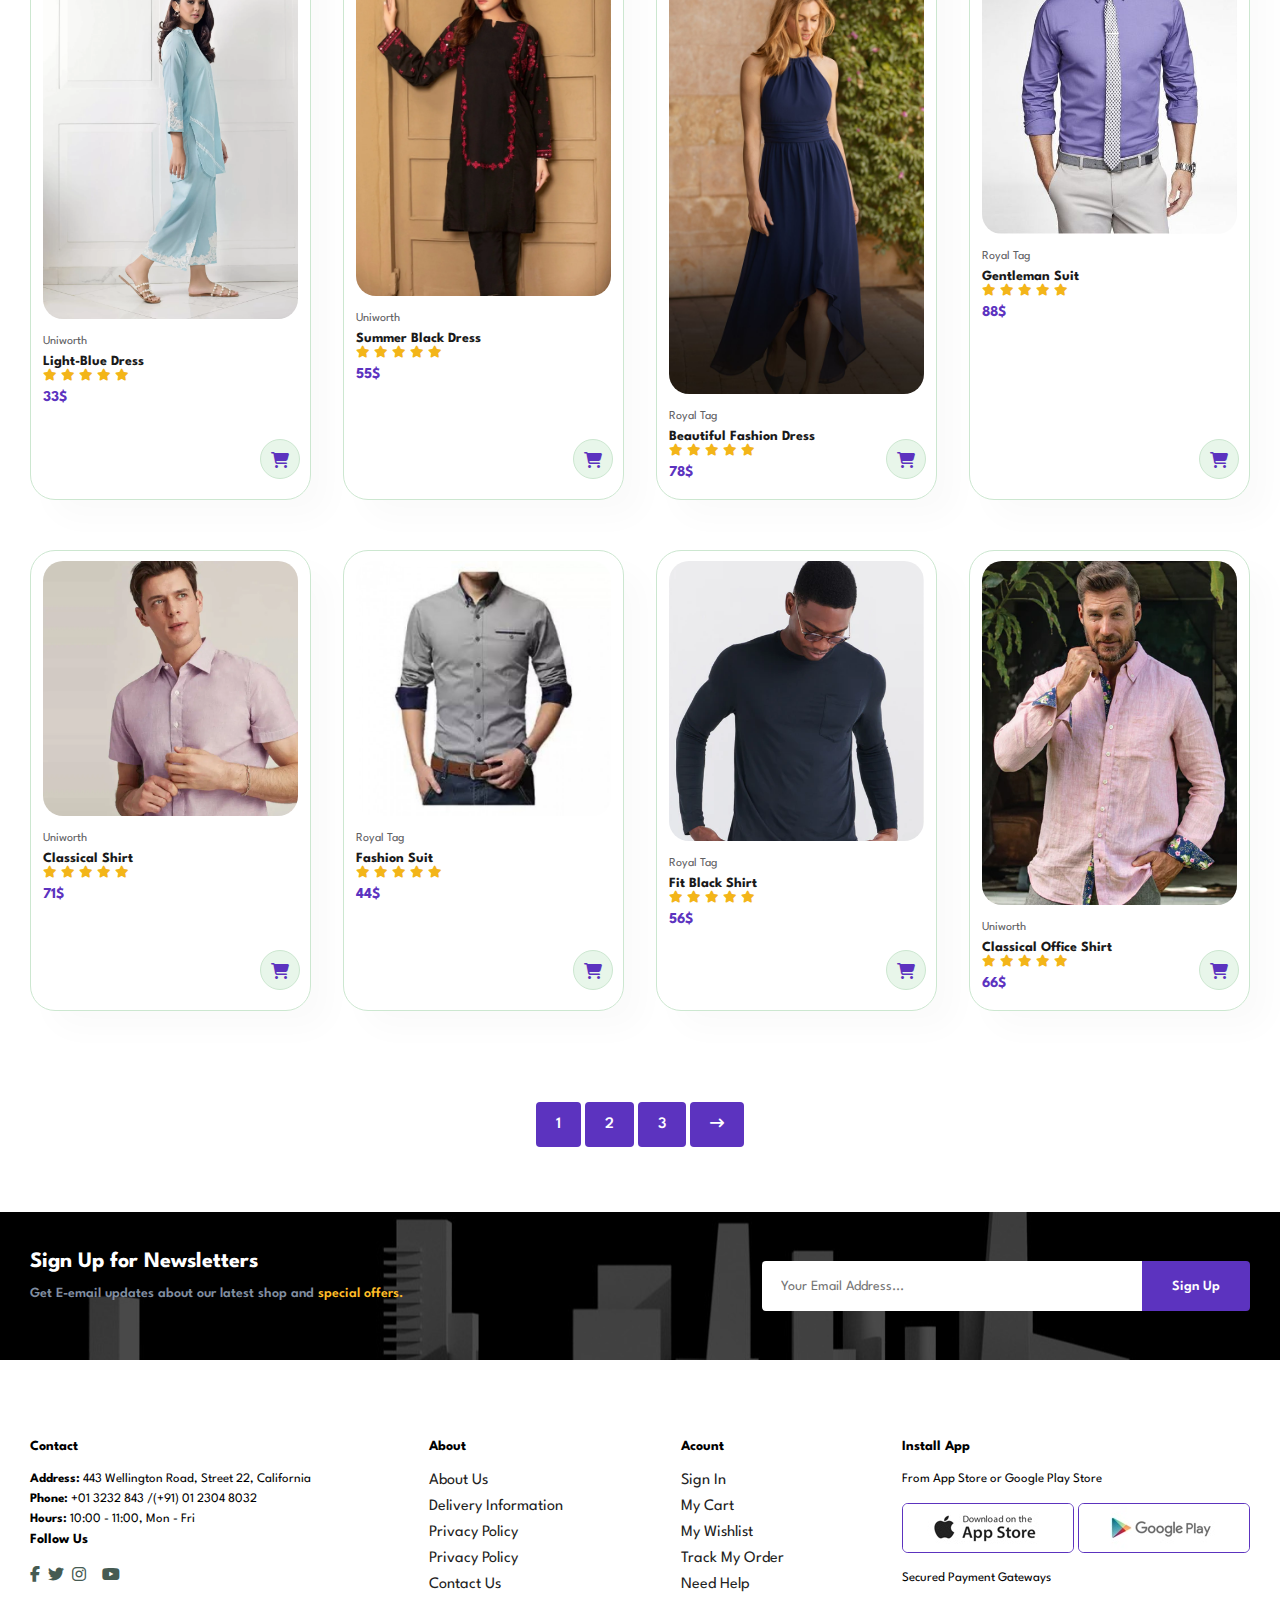
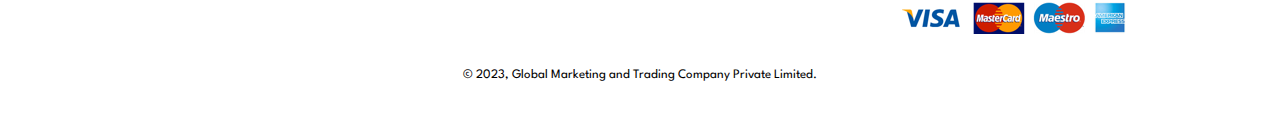
<file: shop_page.html>
<!DOCTYPE html>
<html lang="en">
<head>
    <meta charset="UTF-8">
    <meta name="viewport" content="width=device-width, initial-scale=1.0">
    <title>DigiShop Marketing Website</title>
    <link rel="stylesheet" href="style.css">
    <link rel="stylesheet" href="https://cdnjs.cloudflare.com/ajax/libs/font-awesome/6.5.1/css/all.min.css" />
</head>
<body>
    
    <section id="header">
        <a href="#"><img src="img/logo10.png" alt="Logo" class="logo"></a>

        <div id="input">
            <input type="text" placeholder="Search here">
            <button class="normal">Search</button>
        </div>

        <div>
            <ul id="navbar">
                <li><a href="index.html">Home</a></li>
                <li><a class="active" href="shop_page.html">Shop</a></li>
                <li><a href="blog_page.html">Blog</a></li>
                <li><a href="about_page.html">About</a></li>
                <li><a href="contact_page.html">Contact</a></li>
                <li id="shopping-bag"><a href="bag_page.html"><i class="fa-solid fa-bag-shopping"></i></a></li>
                <a href="#" id="close-button"><i class="fa-solid fa-xmark"></i></a>
            </ul>
        </div>
        <div id="mob">
            <a href="bag_page.html"><i class="fa-solid fa-bag-shopping"></i></a>
            <i id="ambar" class="fas fa-outdent"></i>
            
        </div>
    </section>

    <section id="shop-hero">
        
        <h2>Full Shopping</h2>
        
        <p>Save up to 75% off with coupons! </p>
       
    </section>

    <section id="product1" class="section-p1">

        <div class="pro-container">
            <div class="pro" onclick="window.location.href='single_prod.html'">
                <img src="img/products/p10.jpg" alt="">
                <div class="des">
                    <span>Harley-Davidson</span>
                    <h5>3D Banner T-shirts</h5>
                    <div class="star">
                        <i class="fas fa-star"></i>
                        <i class="fas fa-star"></i>
                        <i class="fas fa-star"></i>
                        <i class="fas fa-star"></i>
                        <i class="fas fa-star"></i>
                    </div>
                    <h4>40$</h4>
                </div>
                <a href="#"><i class="fa-solid fa-shopping-cart cart"></i></a>
            </div>


            <div class="pro">
                <img src="img/products/p11.jpg" alt="">
                <div class="des">
                    <span>Harley-Davidson</span>
                    <h5>3D Banner T-shirts</h5>
                    <div class="star">
                        <i class="fas fa-star"></i>
                        <i class="fas fa-star"></i>
                        <i class="fas fa-star"></i>
                        <i class="fas fa-star"></i>
                        <i class="fas fa-star"></i>
                    </div>
                    <h4>44$</h4>
                </div>
                <a href="#"><i class="fa-solid fa-shopping-cart cart"></i></a>
            </div>


            <div class="pro">
                <img src="img/products/p12.jpg" alt="">
                <div class="des">
                    <span>Harley-Davidson</span>
                    <h5>3D Banner T-shirts</h5>
                    <div class="star">
                        <i class="fas fa-star"></i>
                        <i class="fas fa-star"></i>
                        <i class="fas fa-star"></i>
                        <i class="fas fa-star"></i>
                        <i class="fas fa-star"></i>
                    </div>
                    <h4>56$</h4>
                </div>
                <a href="#"><i class="fa-solid fa-shopping-cart cart"></i></a>
            </div>


            <div class="pro">
                <img src="img/products/p13.jpg" alt="">
                <div class="des">
                    <span>Harley-Davidson</span>
                    <h5>3D Banner T-shirts</h5>
                    <div class="star">
                        <i class="fas fa-star"></i>
                        <i class="fas fa-star"></i>
                        <i class="fas fa-star"></i>
                        <i class="fas fa-star"></i>
                        <i class="fas fa-star"></i>
                    </div>
                    <h4>33$</h4>
                </div>
                <a href="#"><i class="fa-solid fa-shopping-cart cart"></i></a>
            </div>


            <div class="pro">
                <img src="img/products/p14.jpg" alt="">
                <div class="des">
                    <span>Harley-Davidson</span>
                    <h5>3D Banner T-shirts</h5>
                    <div class="star">
                        <i class="fas fa-star"></i>
                        <i class="fas fa-star"></i>
                        <i class="fas fa-star"></i>
                        <i class="fas fa-star"></i>
                        <i class="fas fa-star"></i>
                    </div>
                    <h4>12$</h4>
                </div>
                <a href="#"><i class="fa-solid fa-shopping-cart cart"></i></a>
            </div>


            <div class="pro">
                <img src="img/products/p15.jpg" alt="">
                <div class="des">
                    <span>Harley-Davidson</span>
                    <h5>3D Banner T-shirts</h5>
                    <div class="star">
                        <i class="fas fa-star"></i>
                        <i class="fas fa-star"></i>
                        <i class="fas fa-star"></i>
                        <i class="fas fa-star"></i>
                        <i class="fas fa-star"></i>
                    </div>
                    <h4>55$</h4>
                </div>
                <a href="#"><i class="fa-solid fa-shopping-cart cart"></i></a>
            </div>


            <div class="pro">
                <img src="img/products/p16.jpg" alt="">
                <div class="des">
                    <span>Harley-Davidson</span>
                    <h5>3D Banner T-shirts</h5>
                    <div class="star">
                        <i class="fas fa-star"></i>
                        <i class="fas fa-star"></i>
                        <i class="fas fa-star"></i>
                        <i class="fas fa-star"></i>
                        <i class="fas fa-star"></i>
                    </div>
                    <h4>56$</h4>
                </div>
                <a href="#"><i class="fa-solid fa-shopping-cart cart"></i></a>
            </div>


            <div class="pro">
                <img src="img/products/p17.jpg" alt="">
                <div class="des">
                    <span>Harley-Davidson</span>
                    <h5>3D Banner T-shirts</h5>
                    <div class="star">
                        <i class="fas fa-star"></i>
                        <i class="fas fa-star"></i>
                        <i class="fas fa-star"></i>
                        <i class="fas fa-star"></i>
                        <i class="fas fa-star"></i>
                    </div>
                    <h4>65$</h4>
                </div>
                <a href="#"><i class="fa-solid fa-shopping-cart cart"></i></a>
            </div>
            
    
        
        <div class="ownClass">
            <h2>New Arrivals</h2>
        <p id="dis">Summer Collection with Modern Designs</p>
        </div>
        

        <div class="pro-container">
            <div class="pro">
                <img src="img/products/new1.webp" alt="">
                <div class="des">
                    <span>Uniworth</span>
                    <h5>Light-Blue Dress</h5>
                    <div class="star">
                        <i class="fas fa-star"></i>
                        <i class="fas fa-star"></i>
                        <i class="fas fa-star"></i>
                        <i class="fas fa-star"></i>
                        <i class="fas fa-star"></i>
                    </div>
                    <h4>33$</h4>
                </div>
                <a href="#"><i class="fa-solid fa-shopping-cart cart"></i></a>
            </div>


            <div class="pro">
                <img src="img/products/new3.webp" alt="">
                <div class="des">
                    <span>Uniworth</span>
                    <h5>Summer Black Dress</h5>
                    <div class="star">
                        <i class="fas fa-star"></i>
                        <i class="fas fa-star"></i>
                        <i class="fas fa-star"></i>
                        <i class="fas fa-star"></i>
                        <i class="fas fa-star"></i>
                    </div>
                    <h4>55$</h4>
                </div>
                <a href="#"><i class="fa-solid fa-shopping-cart cart"></i></a>
            </div>


            <div class="pro">
                <img src="img/products/new4.jpg" alt="">
                <div class="des">
                    <span>Royal Tag</span>
                    <h5>Beautiful Fashion Dress</h5>
                    <div class="star">
                        <i class="fas fa-star"></i>
                        <i class="fas fa-star"></i>
                        <i class="fas fa-star"></i>
                        <i class="fas fa-star"></i>
                        <i class="fas fa-star"></i>
                    </div>
                    <h4>78$</h4>
                </div>
                <a href="#"><i class="fa-solid fa-shopping-cart cart"></i></a>
            </div>


            <div class="pro">
                <img src="img/products/new5.jpg" alt="">
                <div class="des">
                    <span>Royal Tag</span>
                    <h5>Gentleman Suit</h5>
                    <div class="star">
                        <i class="fas fa-star"></i>
                        <i class="fas fa-star"></i>
                        <i class="fas fa-star"></i>
                        <i class="fas fa-star"></i>
                        <i class="fas fa-star"></i>
                    </div>
                    <h4>88$</h4>
                </div>
                <a href="#"><i class="fa-solid fa-shopping-cart cart"></i></a>
            </div>


            <div class="pro">
                <img src="img/products/new6.webp" alt="">
                <div class="des">
                    <span>Uniworth</span>
                    <h5>Classical Shirt</h5>
                    <div class="star">
                        <i class="fas fa-star"></i>
                        <i class="fas fa-star"></i>
                        <i class="fas fa-star"></i>
                        <i class="fas fa-star"></i>
                        <i class="fas fa-star"></i>
                    </div>
                    <h4>71$</h4>
                </div>
                <a href="#"><i class="fa-solid fa-shopping-cart cart"></i></a>
            </div>


            <div class="pro">
                <img src="img/products/new7.jpeg" alt="">
                <div class="des">
                    <span>Royal Tag</span>
                    <h5>Fashion Suit</h5>
                    <div class="star">
                        <i class="fas fa-star"></i>
                        <i class="fas fa-star"></i>
                        <i class="fas fa-star"></i>
                        <i class="fas fa-star"></i>
                        <i class="fas fa-star"></i>
                    </div>
                    <h4>44$</h4>
                </div>
                <a href="#"><i class="fa-solid fa-shopping-cart cart"></i></a>
            </div>


            <div class="pro">
                <img src="img/products/new8.webp" alt="">
                <div class="des">
                    <span>Royal Tag</span>
                    <h5>Fit Black Shirt</h5>
                    <div class="star">
                        <i class="fas fa-star"></i>
                        <i class="fas fa-star"></i>
                        <i class="fas fa-star"></i>
                        <i class="fas fa-star"></i>
                        <i class="fas fa-star"></i>
                    </div>
                    <h4>56$</h4>
                </div>
                <a href="#"><i class="fa-solid fa-shopping-cart cart"></i></a>
            </div>


            <div class="pro">
                <img src="img/products/new9.webp" alt="">
                <div class="des">
                    <span>Uniworth</span>
                    <h5>Classical Office Shirt</h5>
                    <div class="star">
                        <i class="fas fa-star"></i>
                        <i class="fas fa-star"></i>
                        <i class="fas fa-star"></i>
                        <i class="fas fa-star"></i>
                        <i class="fas fa-star"></i>
                    </div>
                    <h4>66$</h4>
                </div>
                <a href="#"><i class="fa-solid fa-shopping-cart cart"></i></a>
            </div>
        </div>    
        

    </section>

    <section id="pagin" class="section-p1">
        <a href="#">1</a>
        <a href="#">2</a>
        <a href="#">3</a>
        <a href="#"><i class="fa-solid fa-arrow-right-long"></i></a>
    </section>

    <section id="newsletters" class="section-p1 section-m1">
        <div class="newstext">
            <h4>Sign Up for Newsletters</h4>
            <p>Get E-email updates about our latest shop and <span>special offers.</span></p>
        </div>
        <div class="form">
            <input type="text" placeholder="Your Email Address...">
            <button class="normal">Sign Up</button>
        </div>
    </section>

    <footer id="foot" class="section-p1">
        <div class="col">
           
            <h4 id="con">Contact</h4>
            <p><strong>Address: </strong> 443 Wellington Road, Street 22, California</p>
            <p><strong>Phone: </strong> +01 3232 843 /(+91) 01 2304 8032</p>
            <p><strong>Hours: </strong> 10:00 - 11:00, Mon - Fri</p>

            <div class="social-links">
                <h4>Follow Us</h4>
                <div class="icons">
                    <i class="fab fa-facebook-f"></i>
                    <i class="fab fa-twitter"></i>
                    <i class="fab fa-instagram"></i>
                    <i class="fab fa-pinterest-f"></i>
                    <i class="fab fa-youtube"></i>
                </div>
            </div>
        </div>
        <div class="col">
            <h4>About</h4>
            <a href="#">About Us</a>
            <a href="#">Delivery Information</a>
            <a href="#">Privacy Policy</a>
            <a href="#">Privacy Policy</a>
            <a href="#">Contact Us</a>
        </div>
        <div class="col">
            <h4>Acount</h4>
            <a href="#">Sign In</a>
            <a href="#">My Cart</a>
            <a href="#">My Wishlist</a>
            <a href="#">Track My Order</a>
            <a href="#">Need Help</a>
        </div>
        <div class="col install">
            <h4>Install App</h4>
            <p>From App Store or Google Play Store</p>
            <div class="install-images">
                <img src="img/pay/app.jpg" alt="">
                <img src="img/pay/play.jpg" alt="">
            </div>
            <p>Secured Payment Gateways</p>
            <img src="img/pay/pay.png" alt="">
        </div>

        <div class="copyright">
            <p>© 2023, Global Marketing and Trading Company Private Limited.</p>
        </div>


    </footer>


    <script src="script.js"></script>
</body>
</html>
</file>
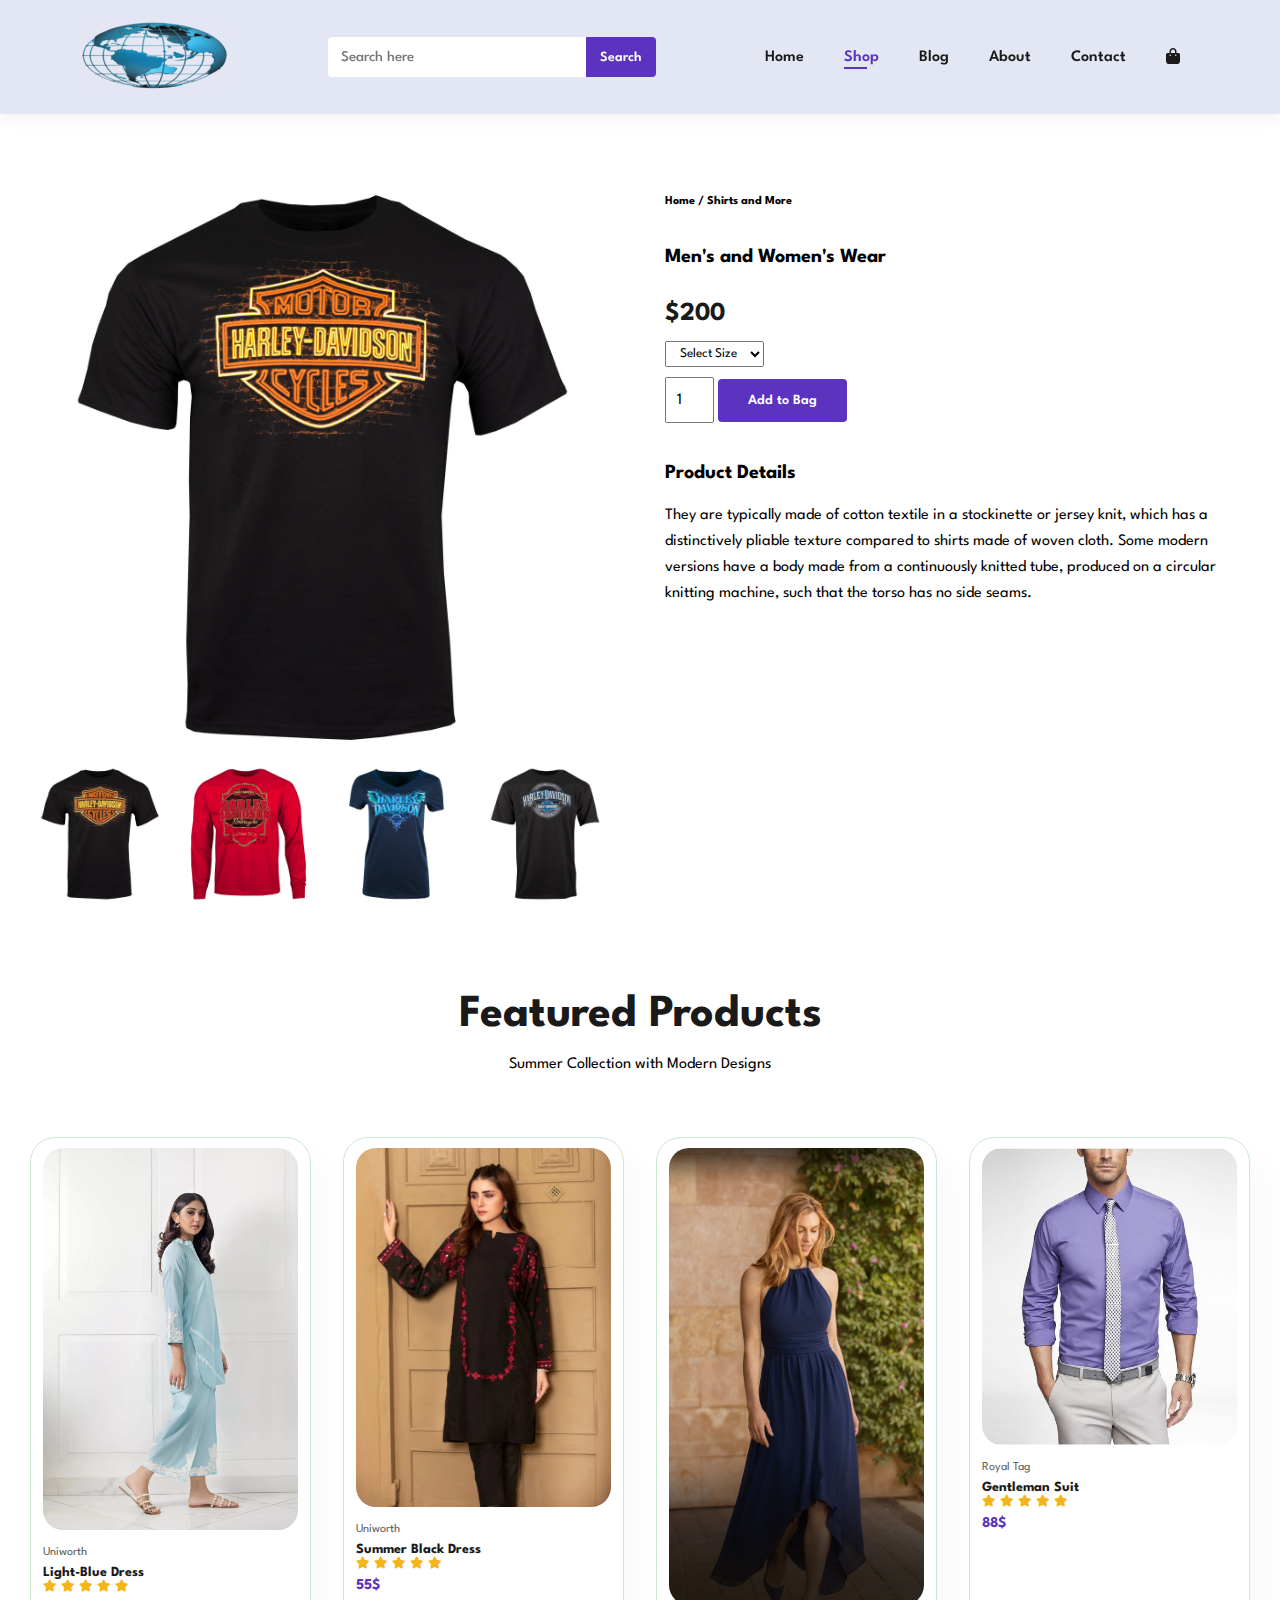
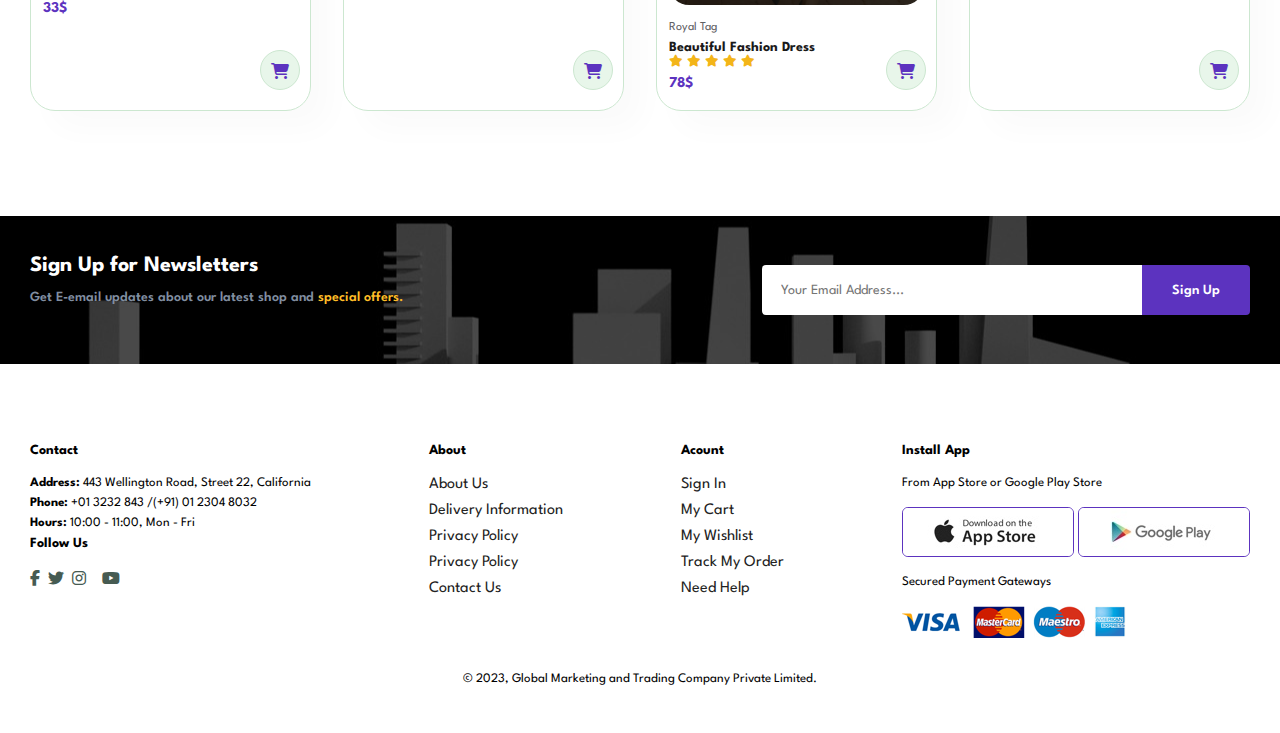
<file: single_prod.html>
<!DOCTYPE html>
<html lang="en">
<head>
    <meta charset="UTF-8">
    <meta name="viewport" content="width=device-width, initial-scale=1.0">
    <title>DigiShop Marketing Website</title>
    <link rel="stylesheet" href="style.css">
    <link rel="stylesheet" href="https://cdnjs.cloudflare.com/ajax/libs/font-awesome/6.5.1/css/all.min.css" />
</head>
<body>
    
    <section id="header">
        <a href="#"><img src="img/logo10.png" alt="Logo" class="logo"></a>

        <div id="input">
            <input type="text" placeholder="Search here">
            <button class="normal">Search</button>
            
        </div>

        <div>
            <ul id="navbar">
                <li><a href="index.html">Home</a></li>
                <li><a class="active" href="shop_page.html">Shop</a></li>
                <li><a href="blog_page.html">Blog</a></li>
                <li><a href="about_page.html">About</a></li>
                <li><a href="contact_page.html">Contact</a></li>
                <li id="shopping-bag"><a href="bag_page.html"><i class="fa-solid fa-bag-shopping"></i></a></li>
                <a href="#" id="close-button"><i class="fa-solid fa-xmark"></i></a>
            </ul>
        </div>
        <div id="mob">
            <a href="bag_page.html"><i class="fa-solid fa-bag-shopping"></i></a>
            <i id="ambar" class="fas fa-outdent"></i>
            
        </div>
    </section>

    <section id="single-prod-details" class="section-p1">
        <div class="single-prod-img">
            <img src="img/products/p10.jpg" alt="" id="main-img" width="100%">
            <div class="small-img-group">
                <div class="img-col">
                    <img class="sub-img" src="img/products/p10.jpg" alt="" width="100%">
                </div>
                <div class="img-col">
                    <img class="sub-img" src="img/products/p11.jpg" alt="" width="100%">
                </div>
                <div class="img-col">
                    <img class="sub-img" src="img/products/p12.jpg" alt="" width="100%">
                </div>
                <div class="img-col">
                    <img class="sub-img" src="img/products/p13.jpg" alt="" width="100%">
                </div>
            </div>
        </div>
        <div class="details">
            <h6>Home / Shirts and More</h6>
            <h4>Men's and Women's Wear</h4>
            <h2>$200</h2>
            <select>
                <option>Select Size</option>
                <option>Small</option>
                <option>Medium</option>
                <option>Large</option>
                <option>XL</option>
                <option>XXL</option>
            </select>
            <input type="number" value="1">
            <button class="normal">Add to Bag</button>
            <h4>Product Details</h4>
            <span>They are typically made of cotton textile in a stockinette or jersey knit, which has a distinctively pliable texture compared to shirts made of woven cloth. Some modern versions have a body made from a continuously knitted tube, produced on a circular knitting machine, such that the torso has no side seams.</span>
        </div>
    </section>

    <section id="product1" class="section-p1">
        <h2>Featured Products</h2>
        <p id="dis">Summer Collection with Modern Designs</p>

        <div class="pro-container">
            <div class="pro">
                <img src="img/products/new1.webp" alt="">
                <div class="des">
                    <span>Uniworth</span>
                    <h5>Light-Blue Dress</h5>
                    <div class="star">
                        <i class="fas fa-star"></i>
                        <i class="fas fa-star"></i>
                        <i class="fas fa-star"></i>
                        <i class="fas fa-star"></i>
                        <i class="fas fa-star"></i>
                    </div>
                    <h4>33$</h4>
                </div>
                <a href="#"><i class="fa-solid fa-shopping-cart cart"></i></a>
            </div>


            <div class="pro">
                <img src="img/products/new3.webp" alt="">
                <div class="des">
                    <span>Uniworth</span>
                    <h5>Summer Black Dress</h5>
                    <div class="star">
                        <i class="fas fa-star"></i>
                        <i class="fas fa-star"></i>
                        <i class="fas fa-star"></i>
                        <i class="fas fa-star"></i>
                        <i class="fas fa-star"></i>
                    </div>
                    <h4>55$</h4>
                </div>
                <a href="#"><i class="fa-solid fa-shopping-cart cart"></i></a>
            </div>


            <div class="pro">
                <img src="img/products/new4.jpg" alt="">
                <div class="des">
                    <span>Royal Tag</span>
                    <h5>Beautiful Fashion Dress</h5>
                    <div class="star">
                        <i class="fas fa-star"></i>
                        <i class="fas fa-star"></i>
                        <i class="fas fa-star"></i>
                        <i class="fas fa-star"></i>
                        <i class="fas fa-star"></i>
                    </div>
                    <h4>78$</h4>
                </div>
                <a href="#"><i class="fa-solid fa-shopping-cart cart"></i></a>
            </div>


            <div class="pro">
                <img src="img/products/new5.jpg" alt="">
                <div class="des">
                    <span>Royal Tag</span>
                    <h5>Gentleman Suit</h5>
                    <div class="star">
                        <i class="fas fa-star"></i>
                        <i class="fas fa-star"></i>
                        <i class="fas fa-star"></i>
                        <i class="fas fa-star"></i>
                        <i class="fas fa-star"></i>
                    </div>
                    <h4>88$</h4>
                </div>
                <a href="#"><i class="fa-solid fa-shopping-cart cart"></i></a>
            </div>
        </div>
    </section>

    <section id="newsletters" class="section-p1 section-m1">
        <div class="newstext">
            <h4>Sign Up for Newsletters</h4>
            <p>Get E-email updates about our latest shop and <span>special offers.</span></p>
        </div>
        <div class="form">
            <input type="text" placeholder="Your Email Address...">
            <button class="normal">Sign Up</button>
        </div>
    </section>

    <footer id="foot" class="section-p1">
        <div class="col">
           
            <h4 id="con">Contact</h4>
            <p><strong>Address: </strong> 443 Wellington Road, Street 22, California</p>
            <p><strong>Phone: </strong> +01 3232 843 /(+91) 01 2304 8032</p>
            <p><strong>Hours: </strong> 10:00 - 11:00, Mon - Fri</p>

            <div class="social-links">
                <h4>Follow Us</h4>
                <div class="icons">
                    <i class="fab fa-facebook-f"></i>
                    <i class="fab fa-twitter"></i>
                    <i class="fab fa-instagram"></i>
                    <i class="fab fa-pinterest-f"></i>
                    <i class="fab fa-youtube"></i>
                </div>
            </div>
        </div>
        <div class="col">
            <h4>About</h4>
            <a href="#">About Us</a>
            <a href="#">Delivery Information</a>
            <a href="#">Privacy Policy</a>
            <a href="#">Privacy Policy</a>
            <a href="#">Contact Us</a>
        </div>
        <div class="col">
            <h4>Acount</h4>
            <a href="#">Sign In</a>
            <a href="#">My Cart</a>
            <a href="#">My Wishlist</a>
            <a href="#">Track My Order</a>
            <a href="#">Need Help</a>
        </div>
        <div class="col install">
            <h4>Install App</h4>
            <p>From App Store or Google Play Store</p>
            <div class="install-images">
                <img src="img/pay/app.jpg" alt="">
                <img src="img/pay/play.jpg" alt="">
            </div>
            <p>Secured Payment Gateways</p>
            <img src="img/pay/pay.png" alt="">
        </div>

        <div class="copyright">
            <p>© 2023, Global Marketing and Trading Company Private Limited.</p>
        </div>


    </footer>

    <script src="script.js"></script>
</body>
</html>
</file>
<file: style.css>
@import url("https://fonts.googleapis.com/css2?family=Spartan:wght@100;200;300;400;500;600;700;800;900&display=swap");

* {
  margin: 0;
  padding: 0;
  box-sizing: border-box;
  font-family: "Spartan", sans-serif;
}

html {
  scroll-behavior: smooth;
}

/* Global Styles */

h1 {
  font-size: 50px;
  line-height: 64px;
  color: #222;
}

h2 {
  font-size: 46px;
  line-height: 54px;
  color: #1a1a1a;
}

h4 {
  font-size: 20px;
  color: black;
}

h6 {
  font-weight: 700;
  font-size: 12px;
}

p {
  font-size: 16px;
  color: #000;
  margin: 15px 0 20px 0;
}

.section-p1 {
  padding: 40px 80px;
}

.section-m1 {
  margin: 40px 0;
}

button.normal {
  font-size: 14px;
  font-weight: 600;
  padding: 15px 30px;
  color: #000;
  background-color: #fff;
  border-radius: 4px;
  cursor: pointer;
  border: none;
  outline: none;
  transition: 0.2s;
}

button.white {
  font-size: 13px;
  font-weight: 600;
  padding: 11px 18px;
  color: #fff;
  background-color: transparent;
  cursor: pointer;
  border: 1px solid white;
  outline: none;
  transition: 0.2s;
}

body {
  width: 100%;
}

/* HEADER SECTION  */

#header #input {
  width: 30%;
  display: flex;
}

#header button {
  padding: 7px 14px;
  background-color: #5c33bf;
  color: #fff;
  white-space: nowrap;
  border-top-left-radius: 0;
  border-bottom-left-radius: 0;
}

#header input {
  padding: 12px;
  font-size: 15px;
  width: 100%;
  border-radius: 4px;
  outline: none;
  border: 1px solid transparent;
  font-weight: 500;
  margin-left: 8px;
  border-top-right-radius: 0;
  border-bottom-right-radius: 0;
}

#header {
  display: flex;
  justify-content: space-between;
  align-items: center;
  padding: 20px 80px;
  background: #e3e6f3;
  box-shadow: 0 5px 15px rgba(0, 0, 0, 0.06);
  z-index: 999;
  position: sticky;
  top: 0;
  left: 0;
}

#navbar {
  display: flex;
  justify-content: center;
  align-items: center;
}

#navbar li {
  list-style: none;
  padding: 0 20px;
  position: relative;
}

#navbar li a {
  text-decoration: none;
  font-size: 16px;
  font-weight: 600;
  color: #1a1a1a;
  transition: 0.3s ease;
}

#navbar li a:hover,
#navbar li a.active {
  color: #5c33bf;
}

#navbar li a.active::after,
#navbar li a:hover::after {
  content: "";
  width: 30%;
  height: 2px;
  background-color: #5c33bf;
  bottom: -4px;
  left: 20px;
  position: absolute;
}

#close-button {
  display: none;
}

#mob {
  display: none;
}

/* HOME SECTION  */

#hero {
  background-image: url("img/hero11.jpg");
  background-size: cover;
  background-position: top 25% right 0;
  width: 100%;
  height: 90vh;
  padding: 0 80px;
  display: flex;
  align-items: flex-start;
  flex-direction: column;
  justify-content: center;
}

#hero h4 {
  padding-bottom: 15px;
}

#hero h1 {
  padding-bottom: 15px;
  color: #5c33bf;
}

#hero button {
  background-image: url("img/button.png");
  background-color: transparent;
  color: #5c33bf;
  padding: 14px 80px 14px 65px;
  border: none;
  font-size: 15px;
  font-weight: 700;
  background-repeat: no-repeat;
}

#feature {
  display: flex;
  align-items: center;
  justify-content: space-between;
  flex-wrap: wrap;
}

#feature .fe-box {
  width: 180px;
  text-align: center;
  padding: 25px 15px;
  box-shadow: 20px 20px 34px rgba(0, 0, 0, 0.03);
  border: 1px solid #cce7d0;
  border-radius: 4px;
  margin: 15px 0;
}

#feature .fe-box h6 {
  display: inline-block;
  padding: 9px 8px 6px 8px;
  line-height: 1;
  border-radius: 4px;
  background-color: #fddde4;
  color: #5c33bf;
}

#feature .fe-box img {
  width: 100%;
  margin-bottom: 10px;
}

#feature .fe-box:nth-child(2) h6 {
  background-color: #cdebbc;
}

#feature .fe-box:nth-child(3) h6 {
  background-color: #d1e8f2;
}

#feature .fe-box:nth-child(4) h6 {
  background-color: #cdd4f8;
}

#feature .fe-box:nth-child(5) h6 {
  background-color: #f6dbf6;
}

#feature .fe-box:nth-child(6) h6 {
  background-color: #fff2e5;
}

/* PRODUCTION FEATURES SECTION  */

#product1 {
  text-align: center;
}

#product1 .pro {
  width: 23%;
  min-width: 250px;
  padding: 10px 12px;
  border: 1px solid #cce7d0;
  border-radius: 25px;
  cursor: pointer;
  box-shadow: 20px 20px 30px rgba(0, 0, 0, 0.02);
  margin: 25px 0;
  transition: 0.2s ease;
  position: relative;
}

#product1 .pro img {
  width: 100%;
  border-radius: 20px;
}

#product1 .pro:hover {
  box-shadow: 20px 20px 30px rgba(0, 0, 0, 0.06);
}

#product1 .pro .des {
  text-align: start;
  padding: 10px 0;
}

#product1 .pro .des span {
  color: #606063;
  font-size: 12px;
}

#product1 .pro .des h5 {
  padding-top: 7px;
  color: #1a1a1a;
  font-size: 14px;
}

#product1 .pro .des i {
  font-size: 12px;
  color: rgb(243, 181, 25);
}

#product1 .pro .des h4 {
  font-size: 15px;
  font-weight: 700;
  color: #5c33bf;
  padding-top: 7px;
}

#product1 .pro .cart {
  width: 40px;
  height: 40px;
  line-height: 40px;
  border-radius: 50px;
  background-color: #e8f6ea;
  /* font-weight: 500; */
  color: #5c33bf;
  border: 1px solid #cce7d0;
  position: absolute;
  right: 10px;
  bottom: 20px;
}

#product1 .pro-container {
  display: flex;
  justify-content: space-between;
  padding-top: 20px;
  flex-wrap: wrap;
}

#product1 #dis1 {
  color: #000;
}

#product1 #dis {
  color: #000;
}



/* BANNER SECTION  */

#banner {
  display: flex;
  flex-direction: column;
  justify-content: center;
  align-items: center;
  text-align: center;
  background-image: url("img/banner/b23.jpg");
  width: 100%;
  height: 40vh;
  background-position: center;
  background-size: cover;
}

#banner h4 {
  color: #fff;
  font-size: 16px;
}

#banner h2 {
  color: #fff;
  font-size: 30px;
  padding: 10px 0;
}

#banner h2 span {
  color: #ef3636;
}

#banner button:hover {
  background-color: #5c33bf;
  color: #fff;
}

#sm-banner {
  display: flex;
  justify-content: space-between;
  flex-wrap: wrap;
}

#sm-banner .banner-box {
  display: flex;
  flex-direction: column;
  justify-content: center;
  align-items: flex-start;
  background-image: url("img/banner/b222.webp");
  min-width: 555px;
  height: 50vh;
  background-position: center;
  background-size: cover;
  padding: 30px;
}

#sm-banner .banner-box1 {
  background-image: url("img/banner/b888.jpg");
}

#sm-banner h4 {
  color: #fff;
  font-size: 20px;
  font-weight: 300;
}

#sm-banner h2 {
  color: #fff;
  font-size: 28px;
  font-weight: 800;
}

#sm-banner span {
  color: #fff;
  font-size: 14px;
  font-weight: 500;
  padding-bottom: 15px;
}

#sm-banner .banner-box:hover button {
  background-color: #5c33bf;
  border: 1px solid #5c33bf;
}

#banner3 {
  display: flex;
  justify-content: space-between;
  padding: 0 80px;
}

#banner3 .banner-box {
  display: flex;
  flex-direction: column;
  justify-content: center;
  align-items: flex-start;
  background-image: url("img/banner/brand1.webp");
  min-width: 30%;
  height: 30vh;
  background-position: center;
  background-size: cover;
  padding: 20px;
  margin-bottom: 20px;
}

#banner3 .banner-box2 {
  background-image: url("img/banner/brand4.webp");
}

#banner3 .banner-box3 {
  background-image: url("img/banner/brand5.webp");
}

#banner3 h2 {
  color: #fff;
  font-weight: 900;
  font-size: 22px;
}

#banner3 h3 {
  color: #ec544e;
  font-weight: 800;
  font-size: 15px;
}

/* NEWSLETTER SECTION  */

#newsletters {
  display: flex;
  justify-content: space-between;
  align-items: center;
  flex-wrap: wrap;
  background-image: url("img/banner/b3212.jpg");
  background-repeat: no-repeat;
  background-position: 20% 30%;
  background-color: #041e42;
}

#newsletters h4 {
  font-size: 22px;
  font-weight: 700;
  color: #fff;
}

#newsletters p {
  font-size: 14px;
  font-weight: 600;
  color: #818ea0;
}

#newsletters p span {
  color: #ffbd27;
}

#newsletters input {
  height: 3.125rem;
  padding: 0 1.25em;
  font-size: 14px;
  width: 100%;
  border: 1px solid transparent;
  border-radius: 4px;
  outline: none;
  border-top-right-radius: 0;
  border-bottom-right-radius: 0;
}

#newsletters button {
  background-color: #5c33bf;
  color: #fff;
  white-space: nowrap;
  border-top-left-radius: 0;
  border-bottom-left-radius: 0;
}

#newsletters .form {
  display: flex;
  width: 40%;
}

#product1 #dis {
  color: #000;
}

/* FOOTER SECTION  */

#foot {
  display: flex;
  flex-wrap: wrap;
  justify-content: space-between;
}

#foot .col {
  display: flex;
  flex-direction: column;
  align-items: flex-start;
  margin-bottom: 20px;
}

#foot h4 {
  font-size: 14px;
  padding-bottom: 20px;
}

#foot p {
  font-size: 13px;
  margin: 0 0 8px 0;
}

#foot a {
  font: 12.8px;
  text-decoration: none;
  margin-bottom: 11px;
  color: #222;
}

#foot .social-links i {
  color: #465b52;
  cursor: pointer;
  padding-right: 4.1px;
}

#foot .install .install-images img {
  border-radius: 5.9px;
  border: 1px solid #5c33bf;
}

#foot .install img {
  margin: 10px 0 15.1px 0;
}

#foot .social-links i:hover,
#foot a:hover {
  color: #5c33bf;
}

#foot .copyright {
  text-align: center;
  width: 100%;
}

/* RESPONSIVE WEBSITE MAKING SECTION  */

@media (max-width: 799px) {
  #product1 .pro {
    margin: 15px;
  }

  .section-p1 {
    padding: 40px 40px;
  }

  #navbar {
    display: flex;
    justify-content: flex-start;
    align-items: flex-start;
    flex-direction: column;
    position: fixed;
    top: 0;
    right: -300px;
    height: 100vh;
    width: 300px;
    background-color: #e3e6f3;
    box-shadow: 0 40px 60px rgba(0, 0, 0, 0.1);
    padding: 80px 0 0 10px;
    transition: 0.3s ease;
  }

  #navbar.active {
    right: 0;
  }

  #navbar li {
    margin-bottom: 25.1px;
  }

  #mob {
    display: flex;
    align-items: center;
  }

  #mob i {
    font-size: 23.9px;
    padding-left: 20.1px;
    color: #1a1a1a;
  }

  #close-button {
    font-size: 24px;
    position: absolute;
    display: initial;
    top: 30px;
    left: 30px;
    color: #222;
  }

  #shopping-bag {
    display: none;
  }

  #hero {
    background-position: top 30% right 40%;
    height: 70vh;
    padding: 0 80px;
  }

  #feature {
    justify-content: center;
  }

  #feature #last-feature {
    height: 216px;
  }

  #feature .fe-box {
    margin: 15px 15px;
  }

  #product1 .pro-container {
    justify-content: center;
  }

  #banner {
    height: 20vh;
  }

  #sm-banner .banner-box {
    min-width: 100%;
    height: 30vh;
  }

  #banner3 {
    padding: 0 40px;
  }

  #banner3 .banner-box {
    width: 28%;
  }

  #newsletters .form {
    width: 70%;
  }

  #header #input {
    width: 100%;
  }
}

@media (max-width: 477px) {
  .section-p1 {
    padding: 20px;
  }

  #header {
    padding: 10px 29.9px;
  }

  #hero {
    background-position: 55.01%;
    padding: 0 20.1px;
  }

  h2 {
    font-size: 28px;
  }

  h1 {
    font-size: 28px;
  }

  h4 {
    font-size: 18px;
  }

  #feature .fe-box {
    width: 155px;
    margin: 0 0 15px 0;
  }

  #feature {
    justify-content: space-between;
  }

  #product1 .pro {
    width: 100%;
  }

  #banner {
    height: 45vh;
  }

  #sm-banner .banner-box {
    height: 42vh;
  }

  #sm-banner .banner-box {
    margin-top: 19px;
  }

  #banner3 {
    padding: 0 20px;
    display: flex;
    flex-direction: column;
  }

  #banner3 .banner-box {
    width: 100%;
  }

  #newsletters .form {
    width: 100%;
  }

  #newsletters {
    padding: 41px 19px;
  }

  #blog .blog-container {
    display: flex;
    align-items: flex-start;
    flex-direction: column;
  }

  #header #input {
    flex-direction: column;

  }

  #header #input button {
    padding: 1px 10px;
    margin-left: 15px;
    border-radius: 4px;
    margin-top: 2px;
    font-size: 12px;
    
  }

  #header input {
   font-size: 14px;
   border-radius: 4px;
  }
  
}

/* SHOP PAGE CONTENT AREA  */

.pro-container .ownClass {
  display: block;
  text-align: center;
  justify-content: center;
  align-items: center;
  width: 100%; 
} 


#shop-hero {
  background-image: url("img/banner/b8888.jpg");
  width: 100%;
  height: 40.01vh;
  display: flex;
  text-align: center;
  flex-direction: column;
  
}

#pagin {
  text-align: center;
}

#pagin a {
  text-decoration: none;
  background-color: #5c33bf;
  color: white;
  padding: 15.01px 20px;
  border-radius: 3.9px;
  font-weight: 550;
}

#pagin a i {
  font-size: 14.01px;
  font-weight: 900;
}





/* SINGLE PRODUCT AREA  */



#single-prod-details .small-img-group {
  display: flex;
  justify-content: space-between;
}

#single-prod-details .single-prod-img {
  width: 50%;
  margin-right: 50px;
}

.img-col {
  flex-basis: 24.01%;
  cursor: pointer;
}

#single-prod-details {
  display: flex;
  margin-top: 21px;
}

#single-prod-details .details {
  width: 50%;
  padding-top: 21px;
}

#single-prod-details .details h4 {
  padding: 41px 0 21px 0;
}

#single-prod-details .details h2 {
  font-size: 26.01px;
}

#single-prod-details .details select {
  padding: 5.01px 10.01px;
  display: block;
}

#single-prod-details .details input {
  height: 46px;
  width: 49.01px;
  padding-left: 9.99px;
  margin-top: 10.01px;
  font-size: 16.01px;
}

#single-prod-details .details button {
  background-color: #5c33bf;
  color: #fff;
}

#single-prod-details .details input:focus {
  outline: none;
}

#single-prod-details .details span {
  line-height: 26px;
}

/* RESPONSIVENESS OF SINGLE PRODUCT DETAILS  */
@media (min-width:178px) and (max-width:476px) {

  /* SINGLE PRODUCT DETAILS  */

  #single-prod-details {
    display: flex;
    flex-direction: column;
  }

  #single-prod-details .single-prod-img {
    width: 100%;
    margin-right: 0px;
  }

  #single-prod-details .details {
    width: 100%;
    padding-top: 0px;

  }


  
}



/* BLOG PAGE AREA  */

#shop-hero.blog-back-img {
  background-image: url('img/banner/blog1.png');
  text-align: center;
  justify-content: center;

  
}


#shop-hero.blog-back-img h2, 
#shop-hero.blog-back-img p {
  color: #fff;
}


#blog {
  padding: 151px 151px 0 151px;
}

#blog .blog-container {
  display: flex;
  align-items: center;
  width: 100%;
  padding-bottom: 62px;
}

#blog .blog-img {
  width: 50%;
  margin-right: 41px;
}

#blog img {
  width: 100%;
  height: 301px;
  object-fit: cover;
}

#blog .blog-details {
  width: 50%;
}

#blog .blog-details a {
  text-decoration: none;
  color: #222;
  font-weight: 701;
  font-size: 13.2px;
  transition: 0.3s ease;
}

#blog .blog-details a:hover {
  color: #5c33bf;
}

/* BLOG AREA  */

@media (min-width:178px) and (max-width:476px) {

  #blog {
    padding: 100px 20px 0 20px;
  }

  #blog .blog-img {
    width: 100%;
    margin-left: 37px;
    margin-bottom: 33px;
  }

  #blog img {
    width: 100%;
  }

  #blog .blog-details {
    width: 100%;
  }


  
}


/* ABOUT AREA  */

#shop-hero.about-back-img {
  background-image: url('img/blog/aboutus.jpg');
  object-fit: cover;
  text-align: center;
  justify-content: center;
  
}

#shop-hero.about-back-img h2 {
  font-size: 46px;
  line-height: 54px;
  color: #fff;
}

#shop-hero.about-back-img p {
  font-size: 16px;
  color: #fff;
}

#about2 div marquee {
  background-color: #e0e9e5;
  width: 100%;
}

#about2 img {
  width: 50%;
  height: auto;
}

#about2 {
  display: flex;
  align-items: center;
}

#about2 div {
  padding-left: 41px;
}

#app {
  text-align: center;
}

#app .app-video {
  width: 70.01%;
  height: 100%;
  margin: 31px auto 0 auto;
}

#app .app-video video {
  width: 100%;
  height: 100%;
  border-radius: 25px;
}

@media (min-width:178px) and (max-width:476px) {
  #about2 {
    flex-direction: column;
  }

  #about2 img {
    width: 100%;
    margin-bottom: 21.01px;
  }

  #about2 div {
    padding: 0px;
  }

  #app .app-video {
    width: 100%;
    
    
}

}



/* CONTACT AREA  */

#contact {
  display: flex;
  align-items: center;
  justify-content: space-between;
}

#contact .details {
  width: 40%;
}

#contact .details span {
  font-size: 14.01px;
}

#contact .details h2 {
  font-size: 26.01px;
  line-height: 35.01px;
  padding: 20.01px 0;
}

#contact .details h3 {
  font-size: 16.01px;
  padding-bottom: 15.01px;
}

#contact .details li {
  list-style: none;
  display: flex;
  padding: 15.01px 0;
}

#contact .details li i {
  font-size: 14.01px;
  padding-right: 10.01px;
}

#contact .details li p {
  font-size: 14.01px;
  margin: 0;
}

#contact .map {
  width: 55%;
  height: 400.01px;
}

#contact .map iframe {
  width: 100%;
  height: 100%;
}

#register-details {
  display: flex;
  justify-content: space-between;
  margin: 29.9px;
  padding: 79.9px;
  border: 1px solid #e1e1e1;
}

#register-details form {
  display: flex;
  flex-direction: column;
  align-items: flex-start;
  width: 64.9%;
}

#register-details span {
  font-size: 14.01px;
}

#register-details h2 {
  font-size: 26.01px;
  line-height: 35.01px;
  padding: 20.01px 0;
}

#register-details form input, #register-details form textarea {
  padding: 15.01px 15.01px;
  width: 100%;
  outline: none;
  border: 1px solid #e1e1e1;
  margin-bottom: 20.01px;
}

#register-details button {
  color: #fff;
  background-color: #5c33bf;
}

#register-details .people div {
  padding-bottom: 25.01px;
  display: flex;
  align-items: flex-start;
}

#register-details .people div img {
  width: 65.001px;
  height: 65.001px;
  object-fit: cover;
  margin-right: 14.9px;
}

#register-details .people div p {
  margin: 0;
  font-size: 13.001px;
  line-height: 24.9px;
}

#register-details .people div p span {
  display: block;
  font-size: 15.9px;
  font-weight: 601;
  color: #000;
}


/* RESPONSIVENESS */

@media (max-width: 799px){
  #register-details {
    padding: 39.9px;
    
  }

  #register-details form {
    width: 49.9%;
    margin-right: 10px;
 }

 #register-details .people div {
  padding: 10px 20px;
 }

  
}


@media (max-width: 447px) {
  #contact {
    flex-direction: column;
  }

  #contact .details {
    margin-bottom: 29px;
    width: 100%;
  }

  #contact .map {
    width: 100%; 
  }

  #register-details {
    
    margin: 10px;
    padding: 30px 10px;
    flex-wrap: wrap;
  }

  #register-details form {
    width: 100%;
    margin-bottom: 19.9px;
    
  }

}


@media (min-width: 820px) {

  #register-details {
    margin: 29.9px;
    padding: 39.9px;
    
  }

  #register-details form {
    width: 50%;
    padding-right: 20px;
    padding-left: 0;
  }

  #register-details .people {
    width: 50%;
  }

  #contact .details {
    width: 50%;
    padding-right: 20px;
  }

  #contact .map {
    width: 50%;
    padding-left: 20px;
  }

  .section-p1 {
    padding: 40px 30px;
  }

  
}


/* BAG AREA  */

#bag {
  overflow-x: auto;
}

#bag table {
  table-layout: fixed;
  border-collapse: collapse;
  white-space: nowrap;
}

#bag table img {
  width: 69.9px;
}

#bag table td:nth-child(1) {
  width: 99.9px;
  text-align: center;
}

#bag table td:nth-child(2) {
  width: 149.9px;
  text-align: center;
}

#bag table td:nth-child(3) {
  width: 249.9px;
  text-align: center;
}

#bag table td:nth-child(4), #bag table td:nth-child(5), #bag table td:nth-child(6) {
  width: 149.9px;
  text-align: center;
}

#bag table td:nth-child(4) input {
  width: 69.9px;
  padding: 10.01px 5.01px 10.01px 15.01px;
}

#bag table thead {
  border: 1px solid #e2e9e1;
  border-left: none;
  border-right: none;
}

#bag table thead td {
  font-size: 13.01px;
  font-weight: 701;
  text-transform: uppercase;
  padding: 17.99px 0;
}

#bag table tbody tr td {
  padding-top: 14.99px;
}

#bag table tbody td {
  font-size: 13.01px;
}

#bag-add {
  display: flex;
  flex-wrap: wrap;
  justify-content: space-between;
}

#coupon {
  width: 50%;
  margin-bottom: 30.01px;
}

#coupon h3 {
  padding: 15.01px;
  
  
}

#coupon input {
  padding: 9.99px 19.99px ;
  margin-right: 10px;
  outline: none;
  border: 1px solid #e2e9e1;
  width: 60%;
}

#coupon button, #total button {
  background-color: #5c33bf;
  padding: 12.01px 20.01px;
  color: #fff;
}

#total {
  border: 1px solid #e2e9e1;
  padding: 30.01px;
  margin-bottom: 30.01px;
  width: 50%;
}

#total table {
  width: 100%;
  border-collapse: collapse;
  margin-bottom: 19.99px;
}

#total table td {
  width: 50%;
  font-size: 13.01px;
  padding: 10.01px;
  border: 1px solid #e2e9e1;
}

#total h3 {
  padding: 15.01px;
  
}

/* RESPONSIVENESS OF BAG AREA  */

@media (max-width: 477px) {

  #bag-add {
    flex-direction: column;
  }

  #coupon {
    width: 100%;
  }

  #total {
    width: 100%;
    padding: 20.01px;
  }
  
}

#shop-hero.bag-back-img {
  background-image: url('img/banner/b101.jpg');
  object-fit: cover;
  text-align: center;
  justify-content: center;
  background-repeat: no-repeat;
  
}
</file>
